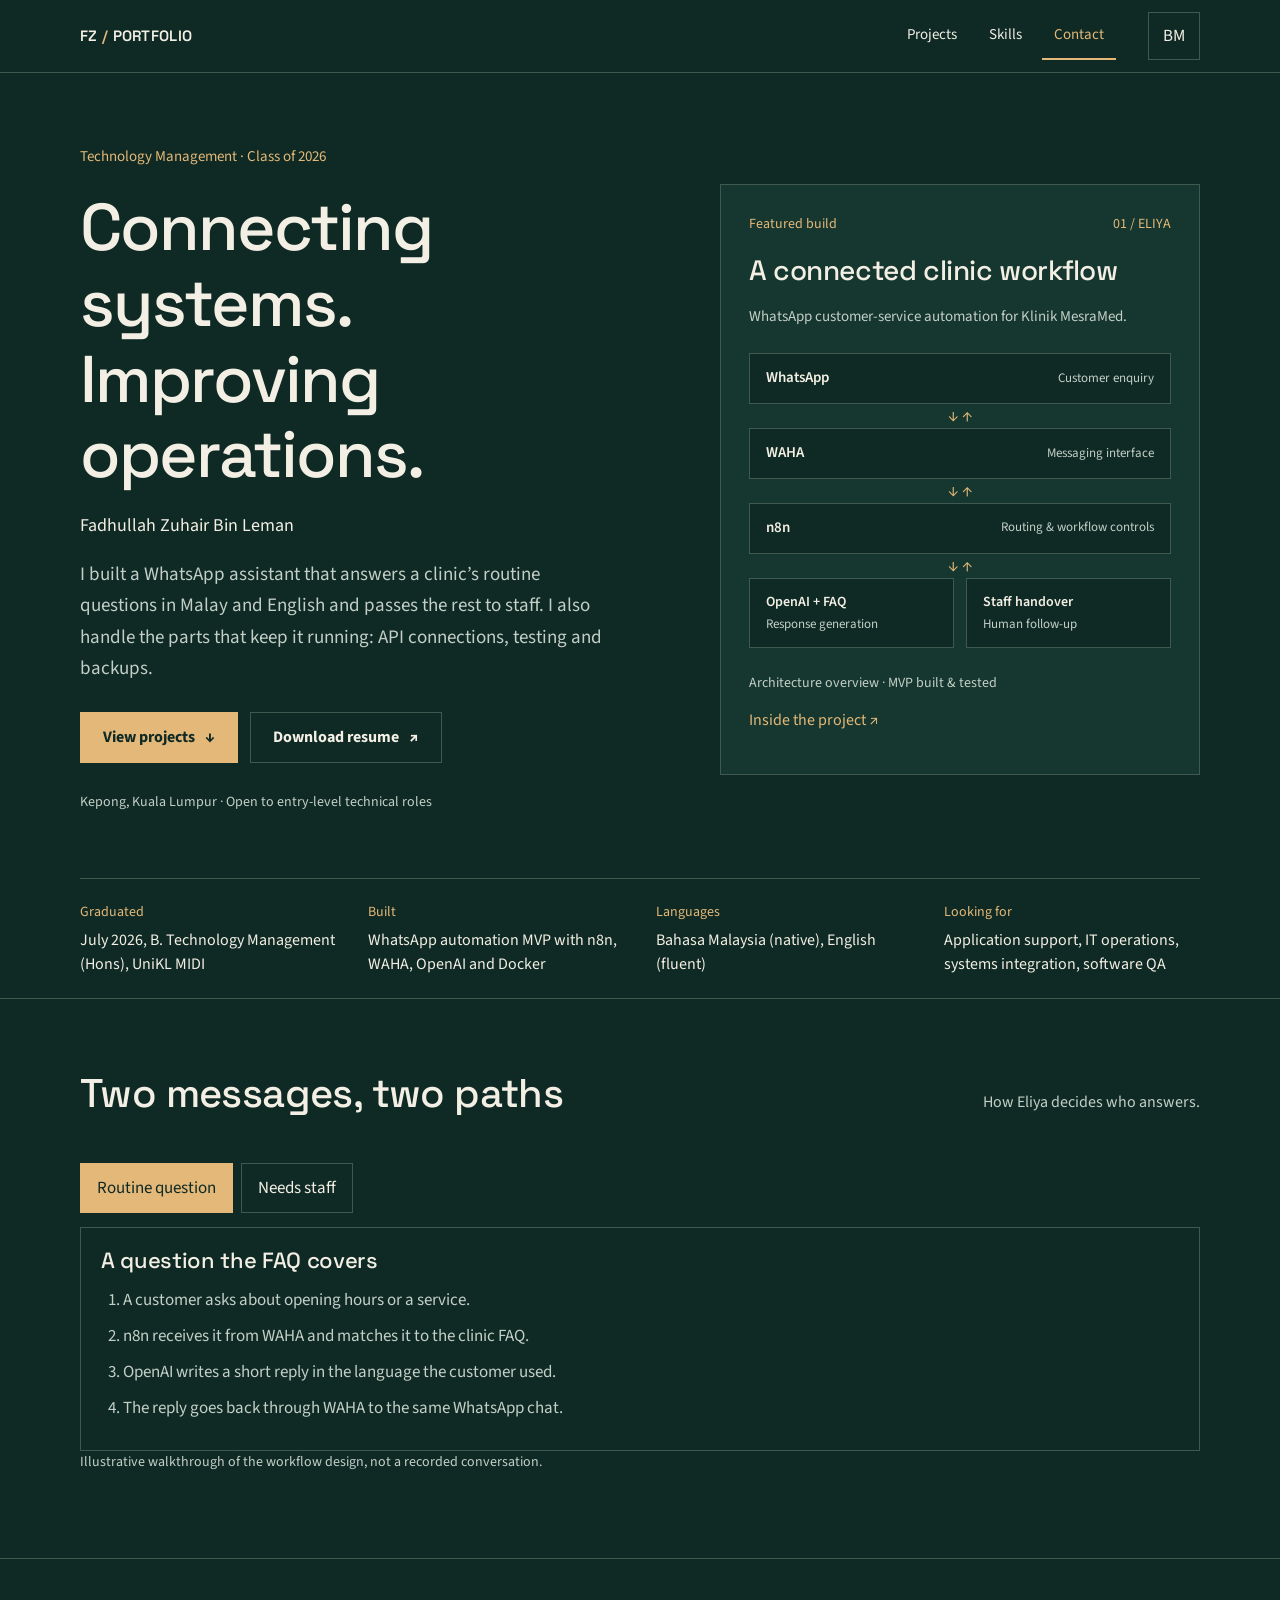
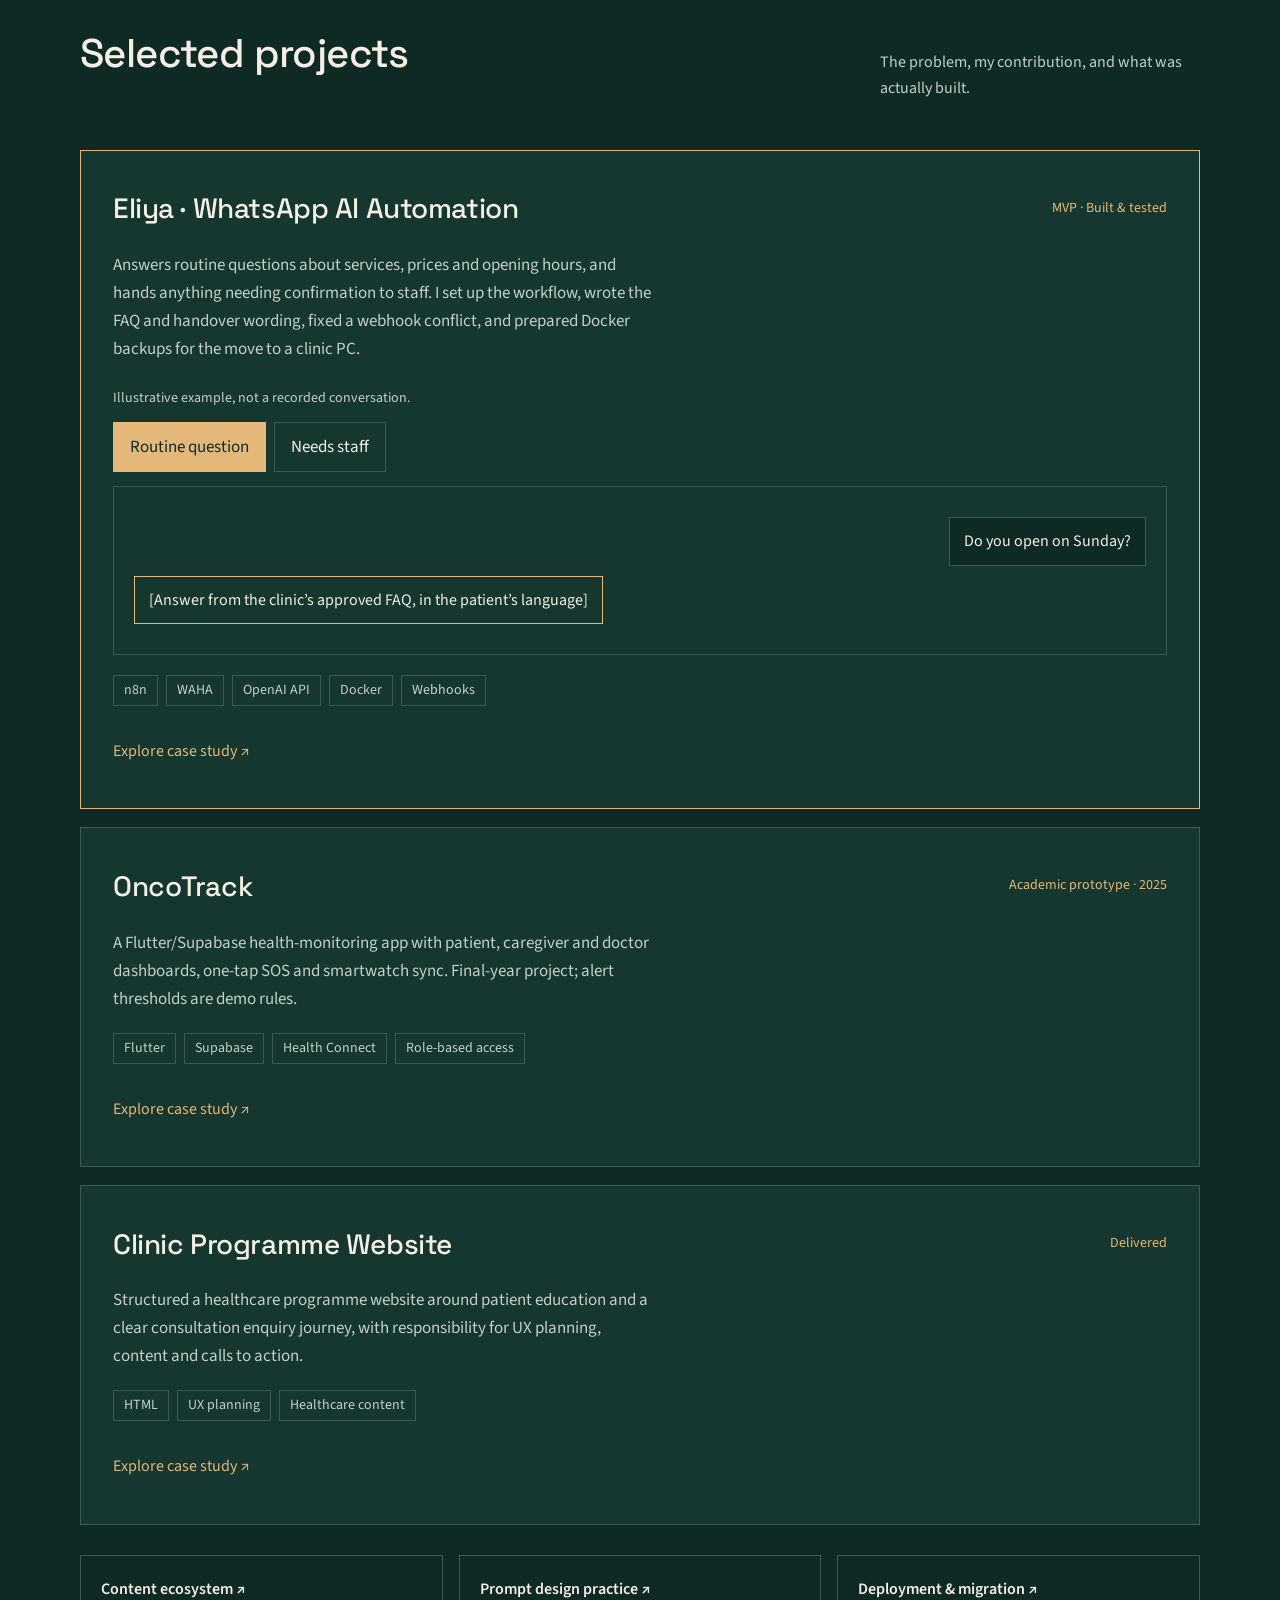
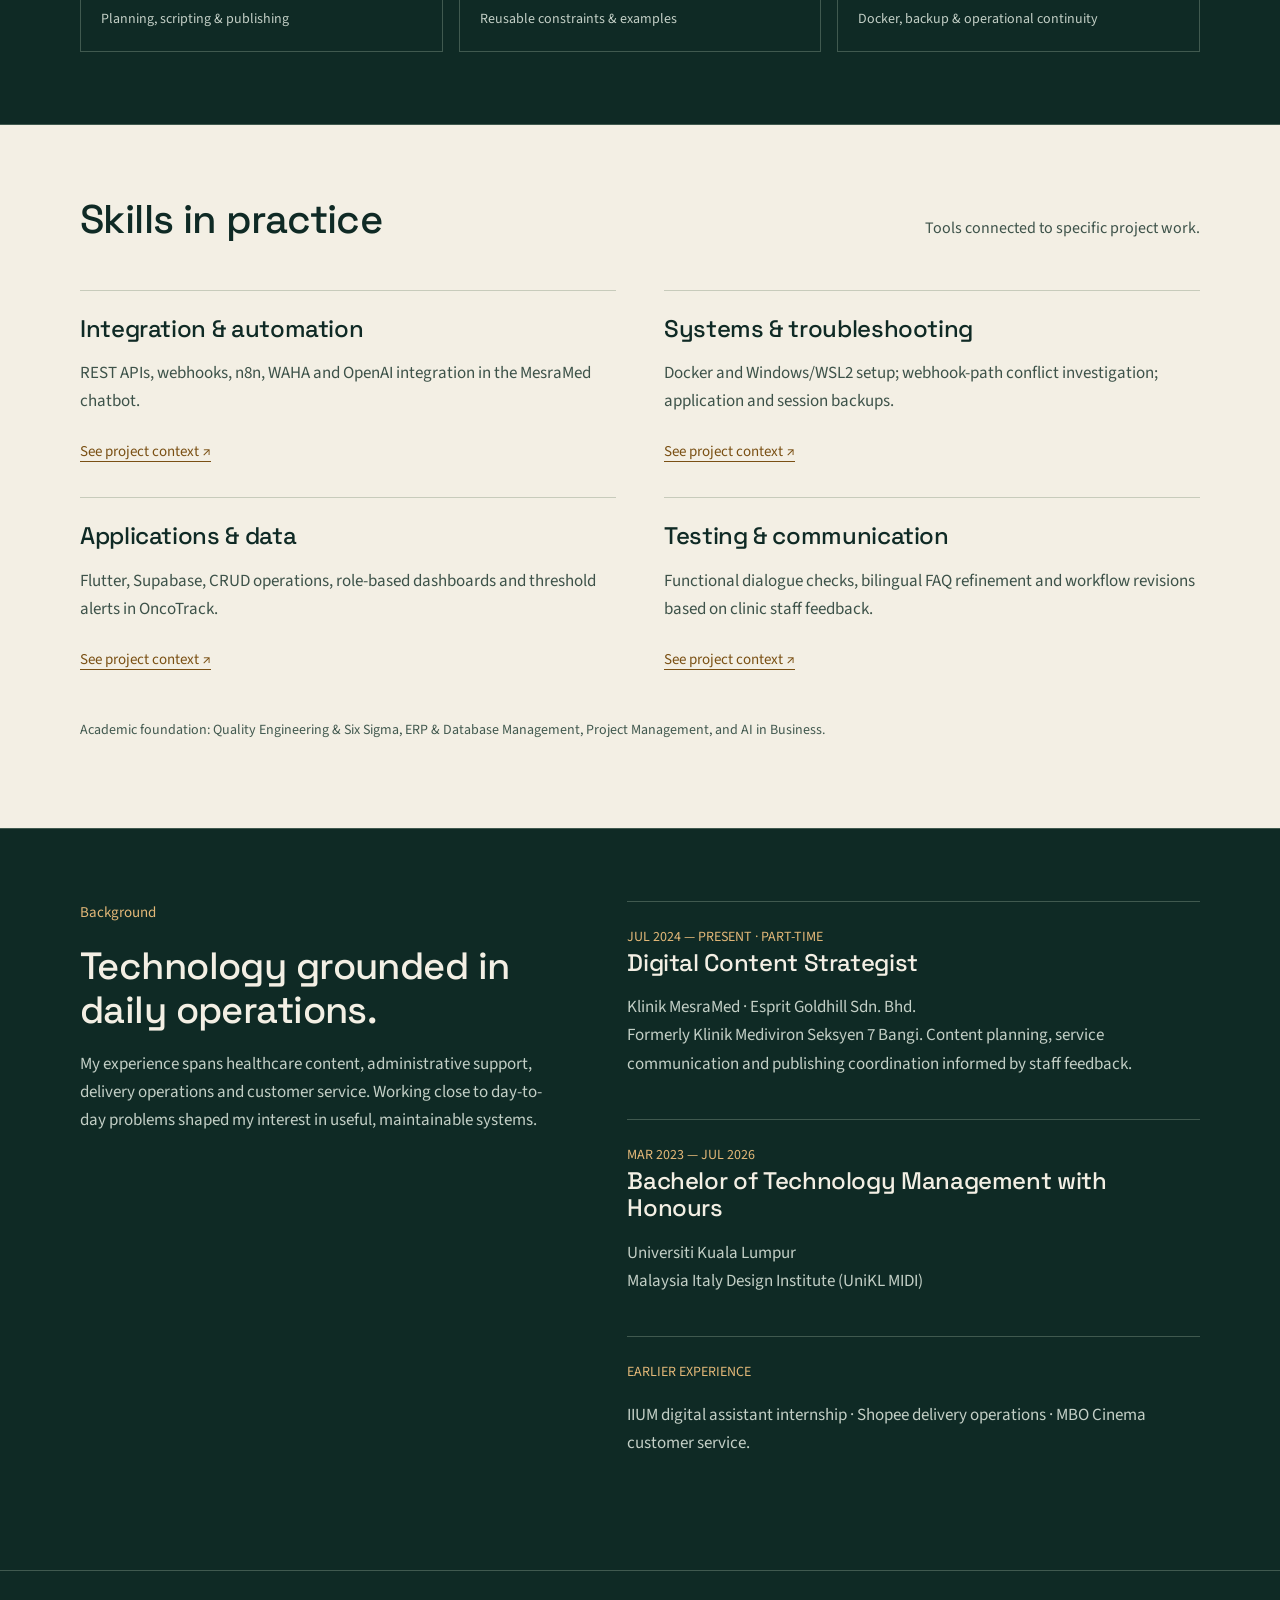
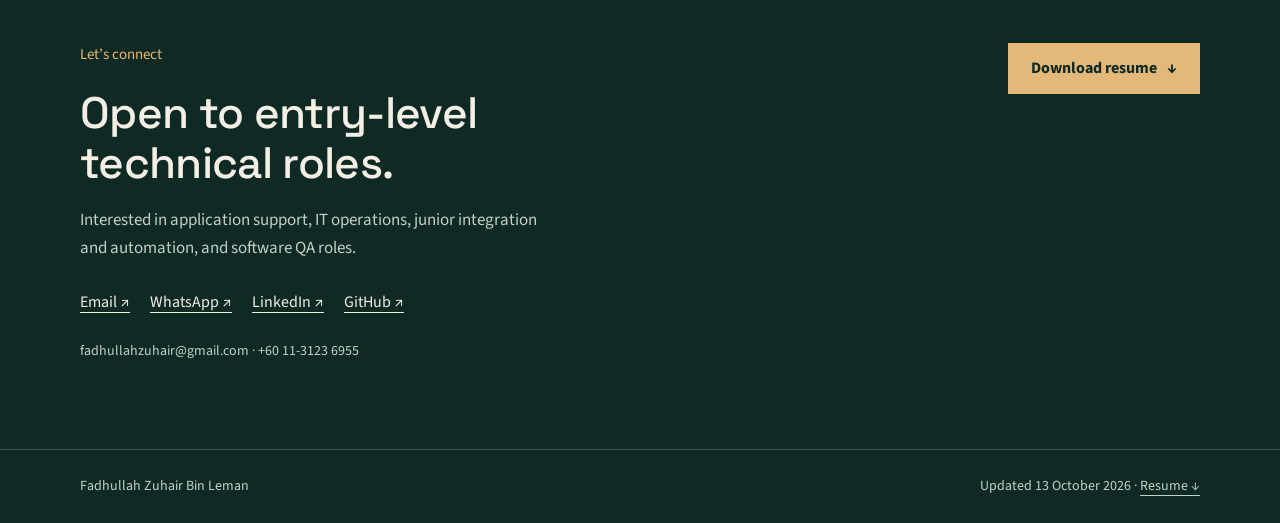
<file: index.html>
<!doctype html><html lang="en" id="htmlRoot"><head><meta charset="utf-8"><meta name="viewport" content="width=device-width,initial-scale=1"><meta name="description" content="Technology Management graduate with hands-on projects in WhatsApp automation, API integration, Docker and Flutter/Supabase applications."><meta name="theme-color" content="#102b26"><meta property="og:image" content="https://fadhullahzuhair-ops.github.io/Portfolio/assets/og-image.png"><meta name="twitter:card" content="summary_large_image"><meta property="og:title" content="Fadhullah Zuhair — Automation &amp; Technical Operations"><meta property="og:description" content="Technology Management graduate with hands-on projects in WhatsApp automation, API integration, Docker and Flutter/Supabase applications."><meta property="og:type" content="website"><title>Fadhullah Zuhair — Automation & Technical Operations</title><link rel="icon" href="assets/favicon.svg" type="image/svg+xml"><link rel="stylesheet" href="assets/style.css"><script>try{localStorage.getItem("portfolio-language")==="ms"&&document.documentElement.classList.add("show-bm")}catch(e){}</script><script src="assets/site.js" defer></script></head><body><a class="skip" href="#main">Skip to content</a><header class="nav"><div class="wrap nav-inner"><a class="brand" href="index.html" aria-label="Fadhullah Zuhair home">FZ<span> / </span>PORTFOLIO</a><nav aria-label="Main navigation"><a href="#solutions"><span class="lang-en">Projects</span><span class="lang-bm">Projek</span></a><a href="#skills"><span class="lang-en">Skills</span><span class="lang-bm">Kemahiran</span></a><a href="#contact"><span class="lang-en">Contact</span><span class="lang-bm">Hubungi</span></a></nav><button id="langToggle" aria-label="Switch to Bahasa Malaysia">BM</button></div></header><main id="main"><section class="hero wrap"><div><div class="eyebrow"><span class="lang-en">Technology Management · Class of 2026</span><span class="lang-bm">Pengurusan Teknologi · Graduan 2026</span></div><h1><span class="lang-en">Connecting systems.<br><em>Improving operations.</em></span><span class="lang-bm">Menghubungkan sistem.<br><em>Menambah baik operasi.</em></span></h1><p class="name">Fadhullah Zuhair Bin Leman</p><p class="lead"><span class="lang-en">I built a WhatsApp assistant that answers a clinic’s routine questions in Malay and English and passes the rest to staff. I also handle the parts that keep it running: API connections, testing and backups.</span><span class="lang-bm">Saya membina pembantu WhatsApp yang menjawab soalan rutin klinik dalam BM dan Inggeris, dan menyerahkan selebihnya kepada staff. Saya juga mengendalikan bahagian yang memastikan ia berjalan: sambungan API, ujian dan backup.</span></p><div class="actions"><a class="button" href="#solutions"><span class="lang-en">View projects</span><span class="lang-bm">Lihat projek</span> ↓</a><a class="button secondary" href="assets/Fadhullah-Zuhair-Resume.pdf" download><span class="lang-en">Download resume</span><span class="lang-bm">Muat turun resume</span> ↗</a></div><div class="small">Kepong, Kuala Lumpur · <span class="lang-en">Open to entry-level technical roles</span><span class="lang-bm">Terbuka kepada jawatan teknikal peringkat permulaan</span></div></div><aside class="system"><div class="system-head"><span><span class="lang-en">Featured build</span><span class="lang-bm">Projek utama</span></span><span>01 / ELIYA</span></div><h2><span class="lang-en">A connected clinic workflow</span><span class="lang-bm">Aliran kerja klinik bersepadu</span></h2><p><span class="lang-en">WhatsApp customer-service automation for Klinik MesraMed.</span><span class="lang-bm">Automasi khidmat pelanggan WhatsApp untuk Klinik MesraMed.</span></p><div class="system-stack" aria-label="Chatbot architecture"><div class="node">WhatsApp <small><span class="lang-en">Customer enquiry</span><span class="lang-bm">Pertanyaan pelanggan</span></small></div><div class="connector" aria-hidden="true">↓ ↑</div><div class="node">WAHA <small><span class="lang-en">Messaging interface</span><span class="lang-bm">Antara muka mesej</span></small></div><div class="connector" aria-hidden="true">↓ ↑</div><div class="node">n8n <small><span class="lang-en">Routing &amp; workflow controls</span><span class="lang-bm">Routing &amp; kawalan aliran</span></small></div><div class="connector" aria-hidden="true">↓ ↑</div><div class="branches"><div class="node">OpenAI + FAQ<small><span class="lang-en">Response generation</span><span class="lang-bm">Penjanaan jawapan</span></small></div><div class="node"><span class="lang-en">Staff handover</span><span class="lang-bm">Serahan kepada staff</span><small><span class="lang-en">Human follow-up</span><span class="lang-bm">Susulan manusia</span></small></div></div></div><div class="small"><span class="lang-en">Architecture overview · MVP built &amp; tested</span><span class="lang-bm">Gambaran seni bina · MVP dibina &amp; diuji</span></div><a class="text-link" href="faq-assistant.html"><span class="lang-en">Inside the project</span><span class="lang-bm">Lihat butiran projek</span> ↗</a></aside></section>
<section class="wrap"><dl class="glance"><div><dt><span class="lang-en">Graduated</span><span class="lang-bm">Tamat pengajian</span></dt><dd><span class="lang-en">July 2026, B. Technology Management (Hons), UniKL MIDI</span><span class="lang-bm">Julai 2026, Sarjana Muda Pengurusan Teknologi (Kepujian), UniKL MIDI</span></dd></div><div><dt><span class="lang-en">Built</span><span class="lang-bm">Dibina</span></dt><dd><span class="lang-en">WhatsApp automation MVP with n8n, WAHA, OpenAI and Docker</span><span class="lang-bm">MVP automasi WhatsApp dengan n8n, WAHA, OpenAI dan Docker</span></dd></div><div><dt><span class="lang-en">Languages</span><span class="lang-bm">Bahasa</span></dt><dd><span class="lang-en">Bahasa Malaysia (native), English (fluent)</span><span class="lang-bm">Bahasa Malaysia (penutur asli), Inggeris (fasih)</span></dd></div><div><dt><span class="lang-en">Looking for</span><span class="lang-bm">Mencari</span></dt><dd><span class="lang-en">Application support, IT operations, systems integration, software QA</span><span class="lang-bm">Application support, IT operations, integrasi sistem, software QA</span></dd></div></dl></section>
<section class="section" id="how"><div class="wrap"><div class="section-title"><h2><span class="lang-en">Two messages, two paths</span><span class="lang-bm">Dua mesej, dua laluan</span></h2><p><span class="lang-en">How Eliya decides who answers.</span><span class="lang-bm">Cara Eliya menentukan siapa yang menjawab.</span></p></div><div class="flow-explorer"><div class="flow-tabs" role="group" aria-label="Eliya message paths"><button data-flow="a" aria-pressed="true"><span class="lang-en">Routine question</span><span class="lang-bm">Soalan rutin</span></button><button data-flow="b" aria-pressed="false"><span class="lang-en">Needs staff</span><span class="lang-bm">Perlu staff</span></button></div><div class="flow-detail"><div data-panel="a"><h3><span class="lang-en">A question the FAQ covers</span><span class="lang-bm">Soalan yang dijawab oleh FAQ</span></h3><ol><li><span class="lang-en">A customer asks about opening hours or a service.</span><span class="lang-bm">Pelanggan bertanya tentang waktu operasi atau servis.</span></li><li><span class="lang-en">n8n receives it from WAHA and matches it to the clinic FAQ.</span><span class="lang-bm">n8n menerimanya daripada WAHA dan memadankannya dengan FAQ klinik.</span></li><li><span class="lang-en">OpenAI writes a short reply in the language the customer used.</span><span class="lang-bm">OpenAI menulis jawapan ringkas dalam bahasa yang digunakan pelanggan.</span></li><li><span class="lang-en">The reply goes back through WAHA to the same WhatsApp chat.</span><span class="lang-bm">Jawapan dihantar semula melalui WAHA ke chat WhatsApp yang sama.</span></li></ol></div><div data-panel="b" hidden><h3><span class="lang-en">A question that needs confirmation</span><span class="lang-bm">Soalan yang perlu pengesahan</span></h3><ol><li><span class="lang-en">A customer asks something only staff can confirm, such as a booking.</span><span class="lang-bm">Pelanggan bertanya sesuatu yang hanya staff boleh sahkan, seperti tempahan.</span></li><li><span class="lang-en">n8n flags it instead of letting the AI guess.</span><span class="lang-bm">n8n menandakannya dan tidak membiarkan AI meneka.</span></li><li><span class="lang-en">The customer gets a handover message saying staff will follow up.</span><span class="lang-bm">Pelanggan menerima mesej serahan bahawa staff akan membuat susulan.</span></li><li><span class="lang-en">Staff take over the chat, and the bot can be paused and resumed.</span><span class="lang-bm">Staff mengambil alih chat, dan bot boleh di-pause dan diteruskan semula.</span></li></ol></div></div><p class="small"><span class="lang-en">Illustrative walkthrough of the workflow design, not a recorded conversation.</span><span class="lang-bm">Panduan ilustrasi reka bentuk aliran kerja, bukan perbualan yang dirakam.</span></p></div></div></section>
<section class="section" id="solutions"><div class="wrap"><div class="section-title"><h2><span class="lang-en">Selected projects</span><span class="lang-bm">Projek pilihan</span></h2><p><span class="lang-en">The problem, my contribution, and what was actually built.</span><span class="lang-bm">Masalah, sumbangan saya dan fungsi yang telah dibina.</span></p></div><article class="project featured"><div class="project-no">01</div><div><div class="project-top"><h3>Eliya · WhatsApp AI Automation</h3><div class="status"><span class="lang-en">MVP · Built &amp; tested</span><span class="lang-bm">MVP · Dibina &amp; diuji</span></div></div><p><span class="lang-en">Answers routine questions about services, prices and opening hours, and hands anything needing confirmation to staff. I set up the workflow, wrote the FAQ and handover wording, fixed a webhook conflict, and prepared Docker backups for the move to a clinic PC.</span><span class="lang-bm">Menjawab soalan rutin tentang servis, harga dan waktu operasi, dan menyerahkan perkara yang perlu pengesahan kepada staff. Saya menyediakan workflow, menulis FAQ dan ayat serahan, membetulkan konflik webhook, dan menyediakan backup Docker untuk pemindahan ke PC klinik.</span></p><div class="flow-explorer"><p class="small"><span class="lang-en">Illustrative example, not a recorded conversation.</span><span class="lang-bm">Contoh ilustrasi, bukan perbualan sebenar.</span></p><div class="flow-tabs" role="group" aria-label="Eliya example"><button type="button" data-flow="a" aria-pressed="true"><span class="lang-en">Routine question</span><span class="lang-bm">Soalan rutin</span></button><button type="button" data-flow="b" aria-pressed="false"><span class="lang-en">Needs staff</span><span class="lang-bm">Perlu staff</span></button></div><div class="flow-detail" data-panel="a" aria-live="polite"><div class="bubble me"><span class="lang-en">Do you open on Sunday?</span><span class="lang-bm">Klinik buka hari Ahad?</span></div><div class="bubble bot"><span class="lang-en">[Answer from the clinic’s approved FAQ, in the patient’s language]</span><span class="lang-bm">[Jawapan dari FAQ klinik yang diluluskan, dalam bahasa pesakit]</span></div></div><div class="flow-detail" data-panel="b" hidden><div class="bubble me"><span class="lang-en">Can I see the doctor tomorrow at 3pm?</span><span class="lang-bm">Boleh jumpa doktor esok pukul 3?</span></div><div class="bubble bot"><span class="lang-en">I can’t confirm appointments myself. I’ve passed your message to our staff and they will reply here.</span><span class="lang-bm">Saya tak boleh sahkan temu janji. Mesej anda sudah diserahkan kepada staff, dan mereka akan balas di sini.</span></div><div class="handoff"><span class="lang-en">Handed to staff</span><span class="lang-bm">Diserahkan kepada staff</span></div></div></div><div class="tags"><span>n8n</span><span>WAHA</span><span>OpenAI API</span><span>Docker</span><span>Webhooks</span></div><a class="text-link" href="faq-assistant.html"><span class="lang-en">Explore case study</span><span class="lang-bm">Lihat kajian kes</span> ↗</a></div></article><article class="project "><div class="project-no">02</div><div><div class="project-top"><h3>OncoTrack</h3><div class="status"><span class="lang-en">Academic prototype · 2025</span><span class="lang-bm">Prototaip akademik · 2025</span></div></div><p><span class="lang-en">A Flutter/Supabase health-monitoring app with patient, caregiver and doctor dashboards, one-tap SOS and smartwatch sync. Final-year project; alert thresholds are demo rules.</span><span class="lang-bm">Aplikasi pemantauan kesihatan Flutter/Supabase dengan dashboard pesakit, penjaga dan doktor, SOS satu tekan dan sync smartwatch. Projek tahun akhir; ambang amaran ialah peraturan demo.</span></p><div class="tags"><span>Flutter</span><span>Supabase</span><span>Health Connect</span><span>Role-based access</span></div><a class="text-link" href="oncotrack.html"><span class="lang-en">Explore case study</span><span class="lang-bm">Lihat kajian kes</span> ↗</a></div></article><article class="project "><div class="project-no">03</div><div><div class="project-top"><h3><span class="lang-en">Clinic Programme Website</span><span class="lang-bm">Laman Web Program Klinik</span></h3><div class="status"><span class="lang-en">Delivered</span><span class="lang-bm">Disiapkan</span></div></div><p><span class="lang-en">Structured a healthcare programme website around patient education and a clear consultation enquiry journey, with responsibility for UX planning, content and calls to action.</span><span class="lang-bm">Menyusun laman web program kesihatan untuk pendidikan pesakit dan pertanyaan konsultasi, dengan tanggungjawab perancangan UX, kandungan dan seruan tindakan.</span></p><div class="tags"><span>HTML</span><span>UX planning</span><span>Healthcare content</span></div><a class="text-link" href="weight-loss-website.html"><span class="lang-en">Explore case study</span><span class="lang-bm">Lihat kajian kes</span> ↗</a></div></article><div class="support-grid"><a href="content-ecosystem.html"><span class="lang-en">Content ecosystem</span><span class="lang-bm">Ekosistem kandungan</span> ↗<small><span class="lang-en">Planning, scripting &amp; publishing</span><span class="lang-bm">Perancangan, skrip &amp; penerbitan</span></small></a><a href="prompt-framework.html"><span class="lang-en">Prompt design practice</span><span class="lang-bm">Amalan reka bentuk prompt</span> ↗<small><span class="lang-en">Reusable constraints &amp; examples</span><span class="lang-bm">Batasan boleh guna semula &amp; contoh</span></small></a><a href="automation-sketch.html"><span class="lang-en">Deployment &amp; migration</span><span class="lang-bm">Deployment &amp; pemindahan</span> ↗<small><span class="lang-en">Docker, backup &amp; operational continuity</span><span class="lang-bm">Docker, backup &amp; kesinambungan operasi</span></small></a></div></div></section>
<section class="section light" id="skills"><div class="wrap"><div class="section-title"><h2><span class="lang-en">Skills in practice</span><span class="lang-bm">Kemahiran dalam amalan</span></h2><p><span class="lang-en">Tools connected to specific project work.</span><span class="lang-bm">Alatan yang digunakan dalam projek sebenar.</span></p></div><div class="skills-grid"><article class="skill"><h3><span class="lang-en">Integration & automation</span><span class="lang-bm">Integrasi & automasi</span></h3><p><span class="lang-en">REST APIs, webhooks, n8n, WAHA and OpenAI integration in the MesraMed chatbot.</span><span class="lang-bm">REST API, webhook, n8n, WAHA dan integrasi OpenAI dalam chatbot MesraMed.</span></p><a href="faq-assistant.html"><span class="lang-en">See project context</span><span class="lang-bm">Lihat konteks projek</span> ↗</a></article><article class="skill"><h3><span class="lang-en">Systems & troubleshooting</span><span class="lang-bm">Sistem & troubleshooting</span></h3><p><span class="lang-en">Docker and Windows/WSL2 setup; webhook-path conflict investigation; application and session backups.</span><span class="lang-bm">Setup Docker dan Windows/WSL2; penyiasatan konflik laluan webhook; backup aplikasi dan sesi.</span></p><a href="automation-sketch.html"><span class="lang-en">See project context</span><span class="lang-bm">Lihat konteks projek</span> ↗</a></article><article class="skill"><h3><span class="lang-en">Applications & data</span><span class="lang-bm">Aplikasi & data</span></h3><p><span class="lang-en">Flutter, Supabase, CRUD operations, role-based dashboards and threshold alerts in OncoTrack.</span><span class="lang-bm">Flutter, Supabase, operasi CRUD, dashboard mengikut peranan dan amaran ambang dalam OncoTrack.</span></p><a href="oncotrack.html"><span class="lang-en">See project context</span><span class="lang-bm">Lihat konteks projek</span> ↗</a></article><article class="skill"><h3><span class="lang-en">Testing & communication</span><span class="lang-bm">Ujian & komunikasi</span></h3><p><span class="lang-en">Functional dialogue checks, bilingual FAQ refinement and workflow revisions based on clinic staff feedback.</span><span class="lang-bm">Semakan fungsi perbualan, penambahbaikan FAQ dwibahasa dan pembetulan aliran berdasarkan maklum balas staff klinik.</span></p><a href="faq-assistant.html"><span class="lang-en">See project context</span><span class="lang-bm">Lihat konteks projek</span> ↗</a></article></div><p class="small" style="color:#42594f"><span class="lang-en">Academic foundation: Quality Engineering &amp; Six Sigma, ERP &amp; Database Management, Project Management, and AI in Business.</span><span class="lang-bm">Asas akademik: Quality Engineering &amp; Six Sigma, ERP &amp; Database Management, Project Management dan AI in Business.</span></p></div></section>
<section class="section" id="experience"><div class="wrap experience"><div><div class="eyebrow"><span class="lang-en">Background</span><span class="lang-bm">Latar belakang</span></div><h2><span class="lang-en">Technology grounded in daily operations.</span><span class="lang-bm">Teknologi berasaskan operasi harian.</span></h2><p><span class="lang-en">My experience spans healthcare content, administrative support, delivery operations and customer service. Working close to day-to-day problems shaped my interest in useful, maintainable systems.</span><span class="lang-bm">Pengalaman saya merangkumi kandungan kesihatan, sokongan pentadbiran, operasi penghantaran dan khidmat pelanggan. Pengalaman operasi harian membentuk minat terhadap sistem yang berguna dan mudah diselenggara.</span></p></div><div><article class="entry"><div class="date">JUL 2024 — <span class="lang-en">PRESENT · PART-TIME</span><span class="lang-bm">KINI · SAMBILAN</span></div><h3><span class="lang-en">Digital Content Strategist</span><span class="lang-bm">Strategis Kandungan Digital</span></h3><p>Klinik MesraMed · Esprit Goldhill Sdn. Bhd.<br><span class="lang-en">Formerly Klinik Mediviron Seksyen 7 Bangi. Content planning, service communication and publishing coordination informed by staff feedback.</span><span class="lang-bm">Dahulunya Klinik Mediviron Seksyen 7 Bangi. Perancangan kandungan, komunikasi perkhidmatan dan penyelarasan penerbitan berdasarkan maklum balas staff.</span></p></article><article class="entry"><div class="date">MAR 2023 — JUL 2026</div><h3><span class="lang-en">Bachelor of Technology Management with Honours</span><span class="lang-bm">Ijazah Sarjana Muda Pengurusan Teknologi dengan Kepujian</span></h3><p>Universiti Kuala Lumpur<br>Malaysia Italy Design Institute (UniKL MIDI)</p></article><article class="entry"><div class="date"><span class="lang-en">EARLIER EXPERIENCE</span><span class="lang-bm">PENGALAMAN TERDAHULU</span></div><p><span class="lang-en">IIUM digital assistant internship · Shopee delivery operations · MBO Cinema customer service.</span><span class="lang-bm">Internship pembantu digital IIUM · Operasi penghantaran Shopee · Khidmat pelanggan MBO Cinema.</span></p></article></div></div></section>
<section class="section" id="contact"><div class="wrap contact-box"><div><div class="eyebrow"><span class="lang-en">Let’s connect</span><span class="lang-bm">Mari berhubung</span></div><h2><span class="lang-en">Open to entry-level technical roles.</span><span class="lang-bm">Terbuka kepada jawatan teknikal peringkat permulaan.</span></h2><p><span class="lang-en">Interested in application support, IT operations, junior integration and automation, and software QA roles.</span><span class="lang-bm">Berminat dalam jawatan application support, IT operations, integrasi dan automasi junior serta software QA.</span></p><div class="contact-links"><a href="mailto:fadhullahzuhair@gmail.com">Email ↗</a><a href="https://wa.me/601131236955" target="_blank" rel="noopener noreferrer">WhatsApp ↗</a><a href="https://www.linkedin.com/in/fadhullah-zuhair-28752b2b0/" target="_blank" rel="noopener noreferrer">LinkedIn ↗</a><a href="https://github.com/fadhullahzuhair-ops" target="_blank" rel="noopener noreferrer">GitHub ↗</a></div><p class="small">fadhullahzuhair@gmail.com · +60 11-3123 6955</p></div><a class="button" href="assets/Fadhullah-Zuhair-Resume.pdf" download><span class="lang-en">Download resume</span><span class="lang-bm">Muat turun resume</span> ↓</a></div></section></main><footer><div class="wrap foot"><span>Fadhullah Zuhair Bin Leman</span><span><span class="lang-en">Updated 13 October 2026</span><span class="lang-bm">Dikemas kini 13 Oktober 2026</span> · <a href="assets/Fadhullah-Zuhair-Resume.pdf" download>Resume ↓</a></span></div></footer></body></html>
</file>
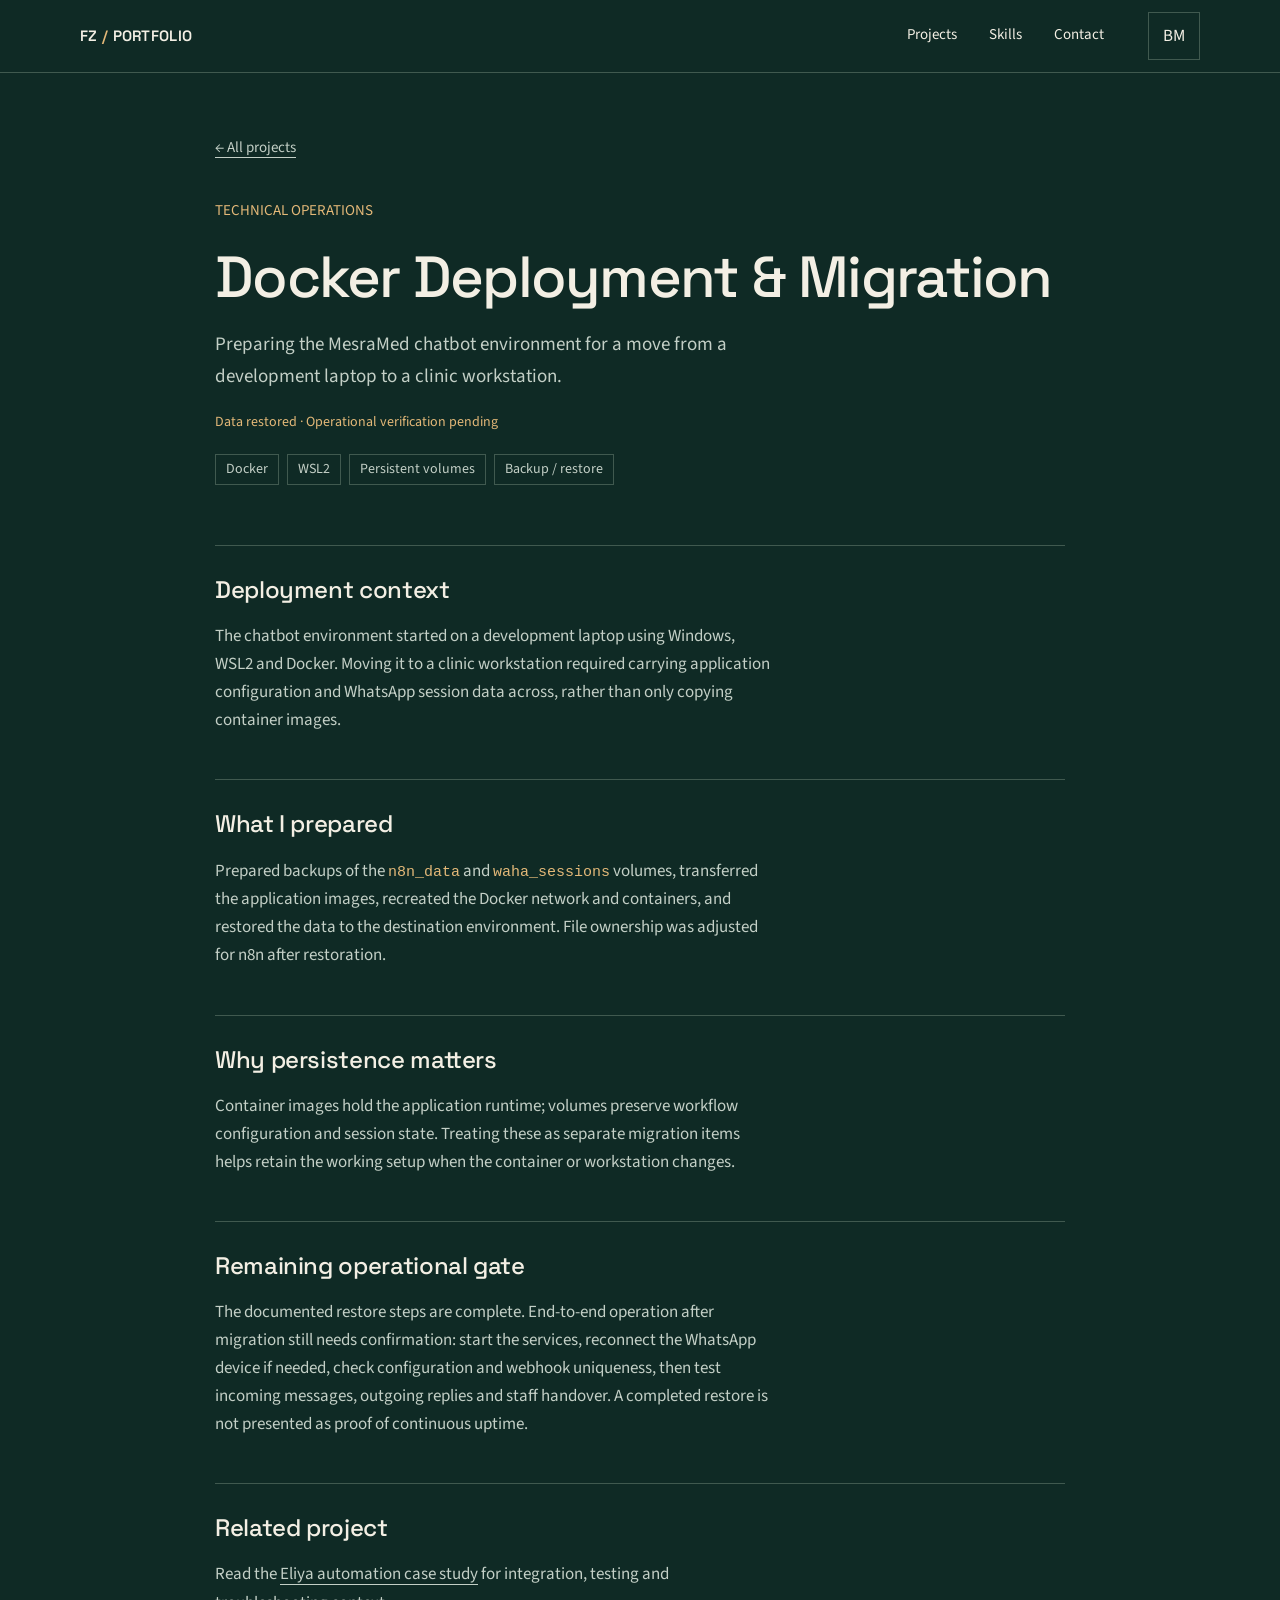
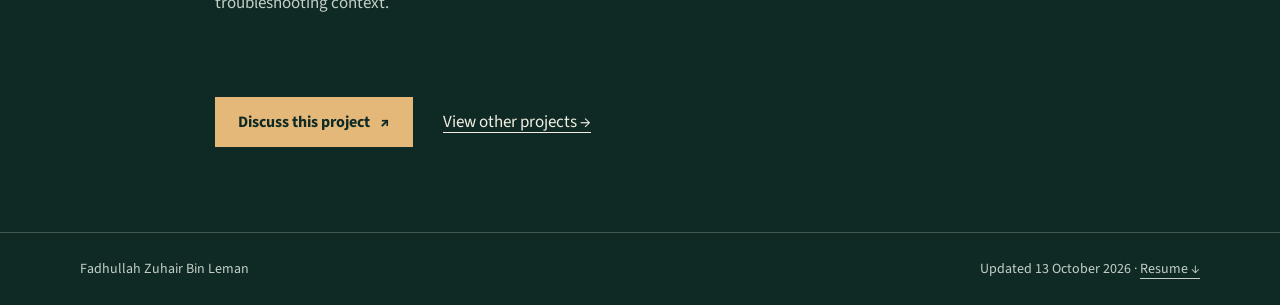
<file: automation-sketch.html>
<!doctype html><html lang="en" id="htmlRoot"><head><meta charset="utf-8"><meta name="viewport" content="width=device-width,initial-scale=1"><meta name="description" content="Preparing the MesraMed chatbot environment for a move from a development laptop to a clinic workstation."><meta name="theme-color" content="#102b26"><meta property="og:image" content="https://fadhullahzuhair-ops.github.io/Portfolio/assets/og-image.png"><meta name="twitter:card" content="summary_large_image"><meta property="og:title" content="Docker Deployment &amp;amp; Migration — Fadhullah Zuhair"><meta property="og:description" content="Preparing the MesraMed chatbot environment for a move from a development laptop to a clinic workstation."><meta property="og:type" content="website"><title>Docker Deployment &amp; Migration — Fadhullah Zuhair</title><link rel="icon" href="assets/favicon.svg" type="image/svg+xml"><link rel="stylesheet" href="assets/style.css"><script>try{localStorage.getItem("portfolio-language")==="ms"&&document.documentElement.classList.add("show-bm")}catch(e){}</script><script src="assets/site.js" defer></script></head><body><a class="skip" href="#main">Skip to content</a><header class="nav"><div class="wrap nav-inner"><a class="brand" href="index.html" aria-label="Fadhullah Zuhair home">FZ<span> / </span>PORTFOLIO</a><nav aria-label="Main navigation"><a href="index.html#solutions"><span class="lang-en">Projects</span><span class="lang-bm">Projek</span></a><a href="index.html#skills"><span class="lang-en">Skills</span><span class="lang-bm">Kemahiran</span></a><a href="index.html#contact"><span class="lang-en">Contact</span><span class="lang-bm">Hubungi</span></a></nav><button id="langToggle" aria-label="Switch to Bahasa Malaysia">BM</button></div></header><main id="main"><header class="case-hero wrap narrow"><a class="back" href="index.html#solutions"><span class="lang-en">← All projects</span><span class="lang-bm">← Semua projek</span></a><div class="eyebrow">TECHNICAL OPERATIONS</div><h1>Docker Deployment &amp; Migration</h1><p class="lead"><span class="lang-en">Preparing the MesraMed chatbot environment for a move from a development laptop to a clinic workstation.</span><span class="lang-bm">Menyediakan persekitaran chatbot MesraMed untuk pemindahan daripada laptop pembangunan ke PC klinik.</span></p><div class="status"><span class="lang-en">Data restored · Operational verification pending</span><span class="lang-bm">Data dipulihkan · Pengesahan operasi diperlukan</span></div><div class="tags"><span>Docker</span><span>WSL2</span><span>Persistent volumes</span><span>Backup / restore</span></div></header><div class="wrap narrow case-body"><section class="p-block"><h2><span class="lang-en">Deployment context</span><span class="lang-bm">Konteks deployment</span></h2><p><span class="lang-en">The chatbot environment started on a development laptop using Windows, WSL2 and Docker. Moving it to a clinic workstation required carrying application configuration and WhatsApp session data across, rather than only copying container images.</span><span class="lang-bm">Persekitaran chatbot bermula pada laptop pembangunan menggunakan Windows, WSL2 dan Docker. Pemindahan ke PC klinik memerlukan konfigurasi aplikasi dan data sesi WhatsApp, selain imej container.</span></p></section><section class="p-block"><h2><span class="lang-en">What I prepared</span><span class="lang-bm">Persediaan saya</span></h2><p><span class="lang-en">Prepared backups of the <code>n8n_data</code> and <code>waha_sessions</code> volumes, transferred the application images, recreated the Docker network and containers, and restored the data to the destination environment. File ownership was adjusted for n8n after restoration.</span><span class="lang-bm">Menyediakan backup volume <code>n8n_data</code> dan <code>waha_sessions</code>, memindahkan imej aplikasi, menyediakan semula rangkaian Docker dan container serta memulihkan data pada destinasi. Pemilikan fail diselaraskan untuk n8n selepas pemulihan.</span></p></section><section class="p-block"><h2><span class="lang-en">Why persistence matters</span><span class="lang-bm">Kepentingan penyimpanan data</span></h2><p><span class="lang-en">Container images hold the application runtime; volumes preserve workflow configuration and session state. Treating these as separate migration items helps retain the working setup when the container or workstation changes.</span><span class="lang-bm">Imej container menyimpan runtime aplikasi; volume mengekalkan konfigurasi workflow dan keadaan sesi. Mengendalikan kedua-duanya sebagai item pemindahan berasingan membantu mengekalkan setup apabila container atau PC berubah.</span></p></section><section class="p-block"><h2><span class="lang-en">Remaining operational gate</span><span class="lang-bm">Pengesahan operasi seterusnya</span></h2><p><span class="lang-en">The documented restore steps are complete. End-to-end operation after migration still needs confirmation: start the services, reconnect the WhatsApp device if needed, check configuration and webhook uniqueness, then test incoming messages, outgoing replies and staff handover. A completed restore is not presented as proof of continuous uptime.</span><span class="lang-bm">Langkah pemulihan yang didokumentasi telah selesai. Operasi menyeluruh selepas pemindahan masih perlu disahkan: mulakan servis, sambung semula peranti WhatsApp jika perlu, semak konfigurasi dan keunikan webhook, kemudian uji mesej masuk, balasan keluar dan serahan kepada staff. Pemulihan selesai tidak dianggap bukti uptime berterusan.</span></p></section><section class="p-block"><h2><span class="lang-en">Related project</span><span class="lang-bm">Projek berkaitan</span></h2><p><span class="lang-en">Read the <a href="faq-assistant.html">Eliya automation case study</a> for integration, testing and troubleshooting context.</span><span class="lang-bm">Baca <a href="faq-assistant.html">kajian kes automasi Eliya</a> untuk konteks integrasi, ujian dan troubleshooting.</span></p></section><div class="case-end"><a class="button" href="index.html#contact"><span class="lang-en">Discuss this project</span><span class="lang-bm">Bincangkan projek ini</span> ↗</a><a href="index.html#solutions"><span class="lang-en">View other projects</span><span class="lang-bm">Lihat projek lain</span> →</a></div></div></main><footer><div class="wrap foot"><span>Fadhullah Zuhair Bin Leman</span><span><span class="lang-en">Updated 13 October 2026</span><span class="lang-bm">Dikemas kini 13 Oktober 2026</span> · <a href="assets/Fadhullah-Zuhair-Resume.pdf" download>Resume ↓</a></span></div></footer></body></html>
</file>
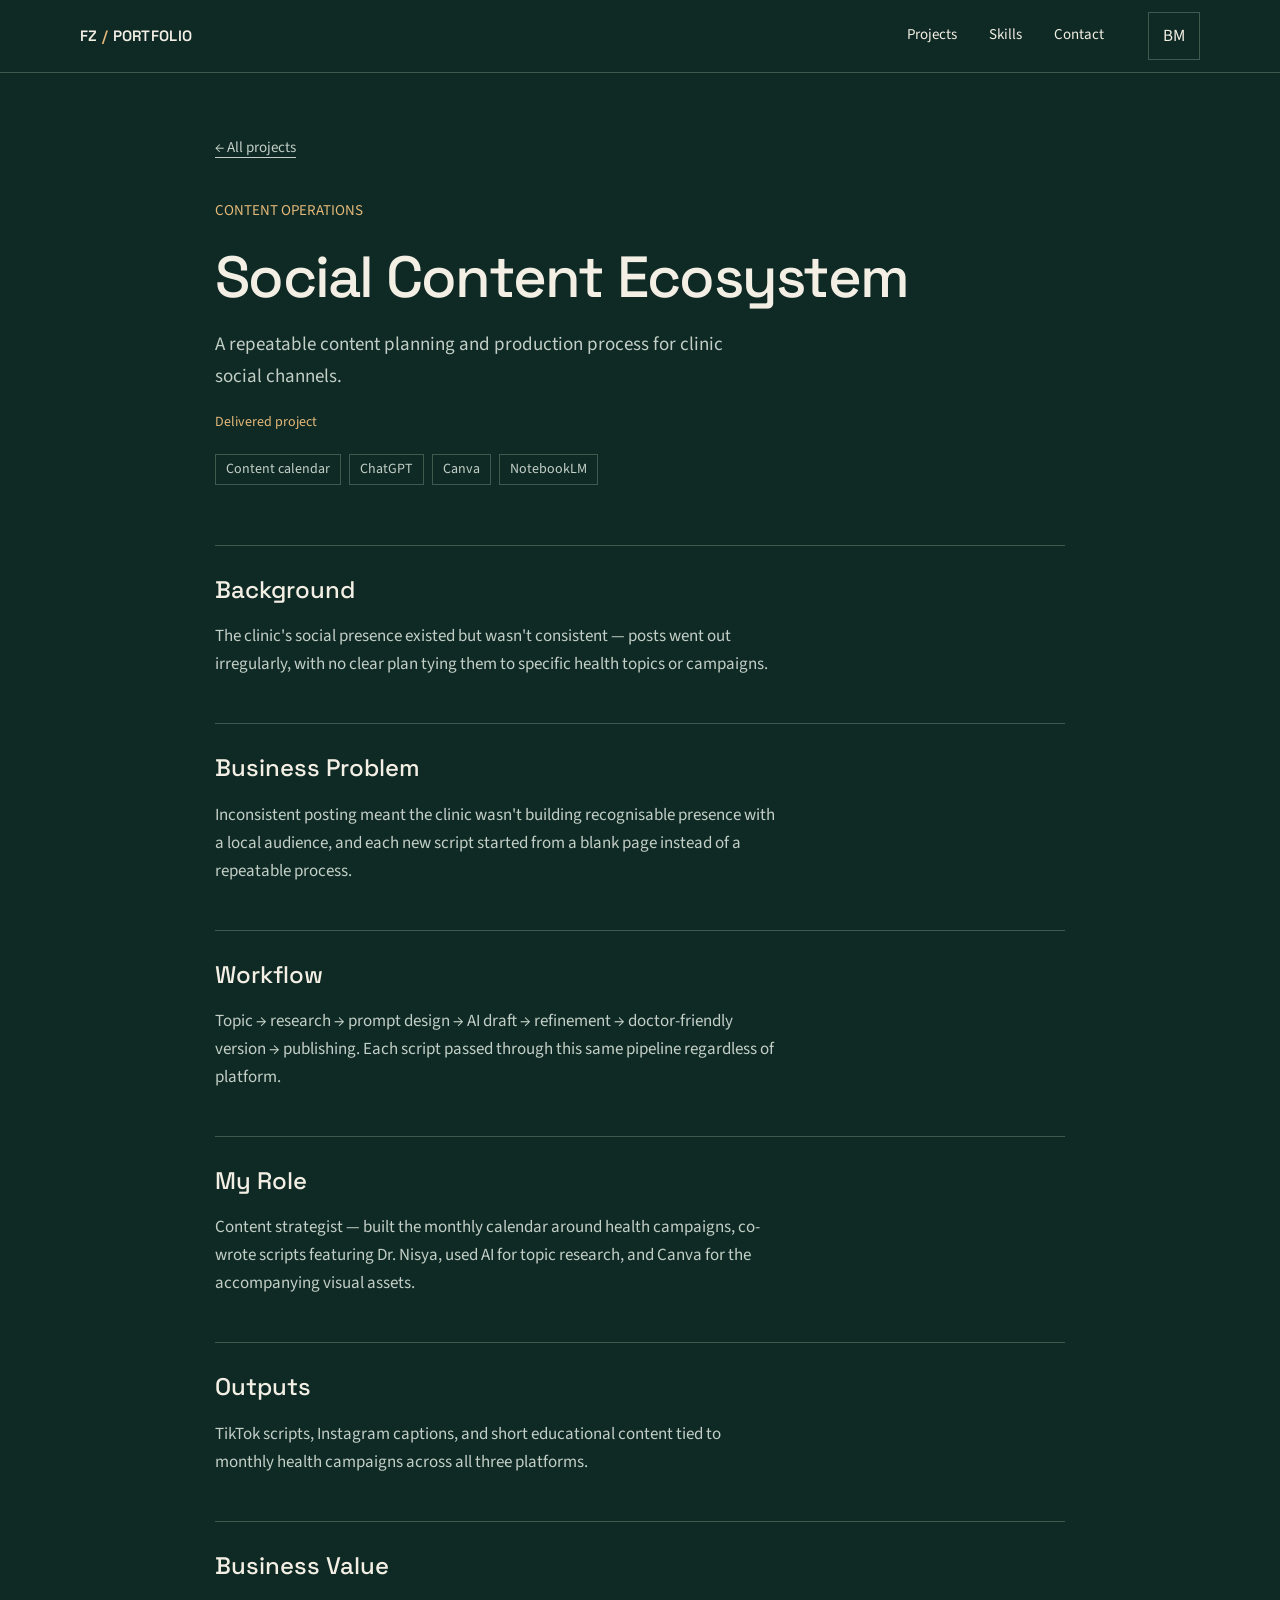
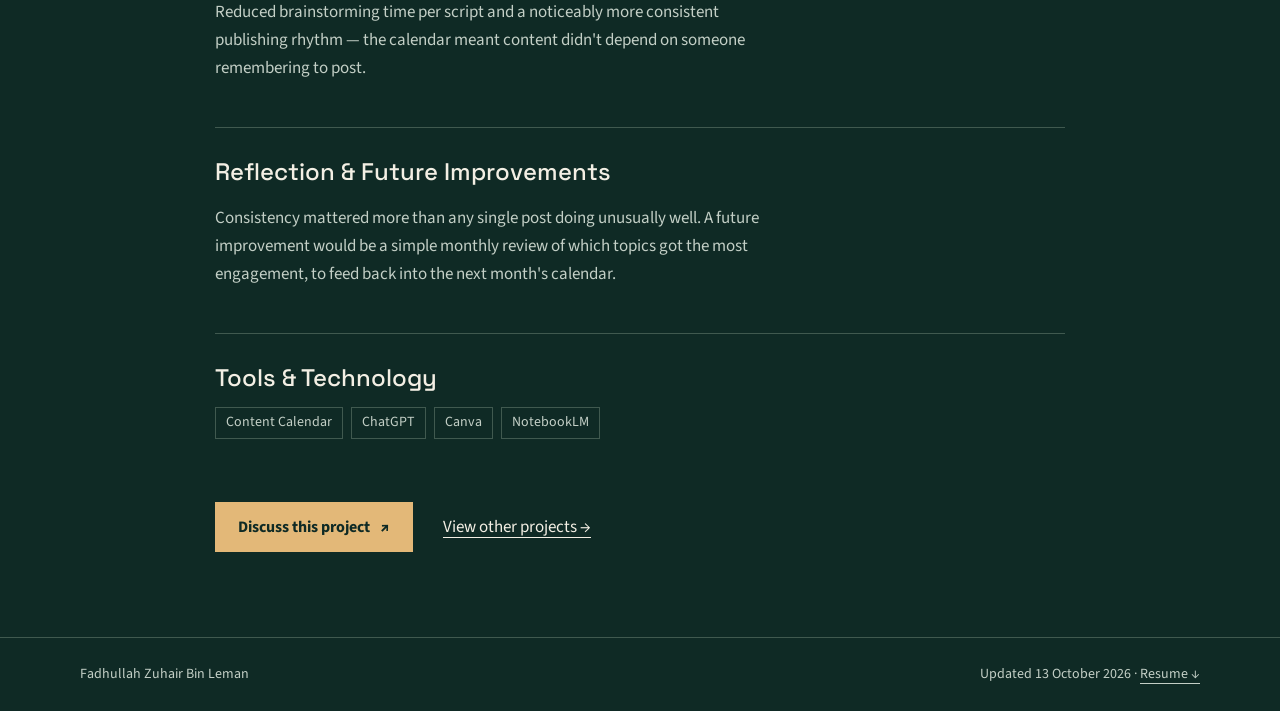
<file: content-ecosystem.html>
<!doctype html><html lang="en" id="htmlRoot"><head><meta charset="utf-8"><meta name="viewport" content="width=device-width,initial-scale=1"><meta name="description" content="A repeatable content planning and production process for clinic social channels."><meta name="theme-color" content="#102b26"><meta property="og:image" content="https://fadhullahzuhair-ops.github.io/Portfolio/assets/og-image.png"><meta name="twitter:card" content="summary_large_image"><meta property="og:title" content="Social Content Ecosystem — Fadhullah Zuhair"><meta property="og:description" content="A repeatable content planning and production process for clinic social channels."><meta property="og:type" content="website"><title>Social Content Ecosystem — Fadhullah Zuhair</title><link rel="icon" href="assets/favicon.svg" type="image/svg+xml"><link rel="stylesheet" href="assets/style.css"><script>try{localStorage.getItem("portfolio-language")==="ms"&&document.documentElement.classList.add("show-bm")}catch(e){}</script><script src="assets/site.js" defer></script></head><body><a class="skip" href="#main">Skip to content</a><header class="nav"><div class="wrap nav-inner"><a class="brand" href="index.html" aria-label="Fadhullah Zuhair home">FZ<span> / </span>PORTFOLIO</a><nav aria-label="Main navigation"><a href="index.html#solutions"><span class="lang-en">Projects</span><span class="lang-bm">Projek</span></a><a href="index.html#skills"><span class="lang-en">Skills</span><span class="lang-bm">Kemahiran</span></a><a href="index.html#contact"><span class="lang-en">Contact</span><span class="lang-bm">Hubungi</span></a></nav><button id="langToggle" aria-label="Switch to Bahasa Malaysia">BM</button></div></header><main id="main"><header class="case-hero wrap narrow"><a class="back" href="index.html#solutions"><span class="lang-en">← All projects</span><span class="lang-bm">← Semua projek</span></a><div class="eyebrow">CONTENT OPERATIONS</div><h1>Social Content Ecosystem</h1><p class="lead"><span class="lang-en">A repeatable content planning and production process for clinic social channels.</span><span class="lang-bm">Proses perancangan dan penghasilan kandungan boleh ulang untuk saluran sosial klinik.</span></p><div class="status"><span class="lang-en">Delivered project</span><span class="lang-bm">Projek disiapkan</span></div><div class="tags"><span>Content calendar</span><span>ChatGPT</span><span>Canva</span><span>NotebookLM</span></div></header><div class="wrap narrow case-body">
    <div class="p-block">
      <span class="pb-label"><span class="lang-en">Background</span><span class="lang-bm">Latar Belakang</span></span>
      <p><span class="lang-en">The clinic's social presence existed but wasn't consistent — posts went out irregularly, with no clear plan tying them to specific health topics or campaigns.</span><span class="lang-bm">Kehadiran sosial klinik wujud tetapi tidak konsisten — siaran dikeluarkan secara tidak tetap, tanpa rancangan jelas yang mengaitkannya dengan topik kesihatan atau kempen tertentu.</span></p>
    </div>

    <div class="p-block">
      <span class="pb-label"><span class="lang-en">Business Problem</span><span class="lang-bm">Masalah Perniagaan</span></span>
      <p><span class="lang-en">Inconsistent posting meant the clinic wasn't building recognisable presence with a local audience, and each new script started from a blank page instead of a repeatable process.</span><span class="lang-bm">Penyiaran tidak konsisten bermakna klinik tidak membina kehadiran yang dikenali dalam kalangan khalayak tempatan, dan setiap skrip baharu bermula daripada helaian kosong berbanding proses yang boleh diulang.</span></p>
    </div>

    <div class="p-block">
      <span class="pb-label"><span class="lang-en">Workflow</span><span class="lang-bm">Aliran Kerja</span></span>
      <p><span class="lang-en">Topic → research → prompt design → AI draft → refinement → doctor-friendly version → publishing. Each script passed through this same pipeline regardless of platform.</span><span class="lang-bm">Topik → penyelidikan → reka bentuk prompt → draf AI → penambahbaikan → versi mesra doktor → penerbitan. Setiap skrip melalui saluran yang sama tanpa mengira platform.</span></p>
    </div>

    <div class="p-block">
      <span class="pb-label"><span class="lang-en">My Role</span><span class="lang-bm">Peranan Saya</span></span>
      <p><span class="lang-en">Content strategist — built the monthly calendar around health campaigns, co-wrote scripts featuring Dr. Nisya, used AI for topic research, and Canva for the accompanying visual assets.</span><span class="lang-bm">Ahli strategi kandungan — membina kalendar bulanan berdasarkan kempen kesihatan, menulis bersama skrip menampilkan Dr. Nisya, menggunakan AI untuk penyelidikan topik, dan Canva untuk bahan visual yang menyertainya.</span></p>
    </div>

    <div class="p-block">
      <span class="pb-label"><span class="lang-en">Outputs</span><span class="lang-bm">Output</span></span>
      <p><span class="lang-en">TikTok scripts, Instagram captions, and short educational content tied to monthly health campaigns across all three platforms.</span><span class="lang-bm">Skrip TikTok, caption Instagram, dan kandungan pendidikan pendek berdasarkan kempen kesihatan bulanan merentasi ketiga-tiga platform.</span></p>
    </div>

    <div class="p-block">
      <span class="pb-label"><span class="lang-en">Business Value</span><span class="lang-bm">Nilai Perniagaan</span></span>
      <p><span class="lang-en">Reduced brainstorming time per script and a noticeably more consistent publishing rhythm — the calendar meant content didn't depend on someone remembering to post.</span><span class="lang-bm">Mengurangkan masa brainstorming setiap skrip dan irama penerbitan yang lebih konsisten — kalendar bermakna kandungan tidak bergantung kepada seseorang mengingati untuk menyiarkan.</span></p>
    </div>

    <div class="p-block">
      <span class="pb-label"><span class="lang-en">Reflection &amp; Future Improvements</span><span class="lang-bm">Refleksi &amp; Penambahbaikan Masa Depan</span></span>
      <p><span class="lang-en">Consistency mattered more than any single post doing unusually well. A future improvement would be a simple monthly review of which topics got the most engagement, to feed back into the next month's calendar.</span><span class="lang-bm">Konsistensi lebih penting daripada satu siaran yang kebetulan berjaya. Penambahbaikan masa depan ialah semakan bulanan yang mudah tentang topik mana mendapat penglibatan paling tinggi, untuk dimasukkan semula ke dalam kalendar bulan seterusnya.</span></p>
    </div>

    <div class="p-block">
      <span class="pb-label"><span class="lang-en">Tools &amp; Technology</span><span class="lang-bm">Alatan &amp; Teknologi</span></span>
      <div class="p-tags"><span>Content Calendar</span><span>ChatGPT</span><span>Canva</span><span>NotebookLM</span></div>
    </div><div class="case-end"><a class="button" href="index.html#contact"><span class="lang-en">Discuss this project</span><span class="lang-bm">Bincangkan projek ini</span> ↗</a><a href="index.html#solutions"><span class="lang-en">View other projects</span><span class="lang-bm">Lihat projek lain</span> →</a></div></div></main><footer><div class="wrap foot"><span>Fadhullah Zuhair Bin Leman</span><span><span class="lang-en">Updated 13 October 2026</span><span class="lang-bm">Dikemas kini 13 Oktober 2026</span> · <a href="assets/Fadhullah-Zuhair-Resume.pdf" download>Resume ↓</a></span></div></footer></body></html>
</file>
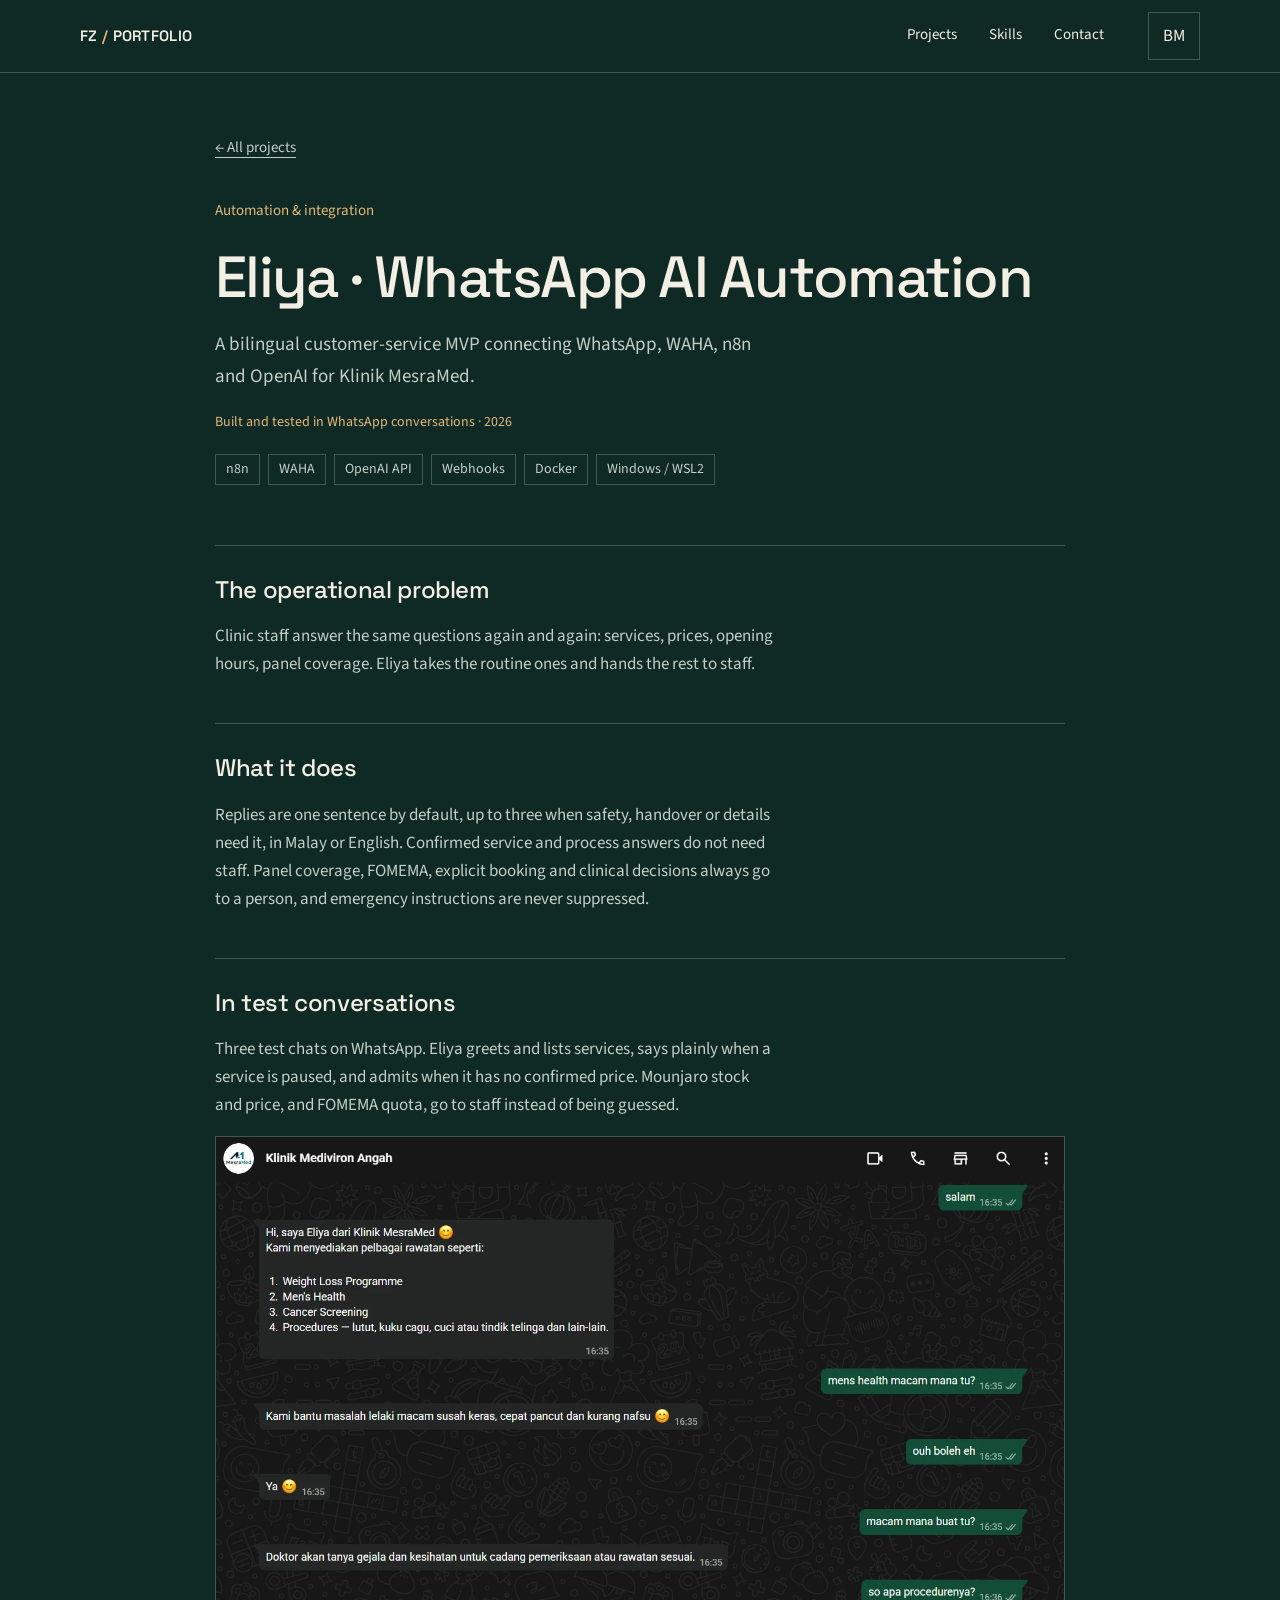
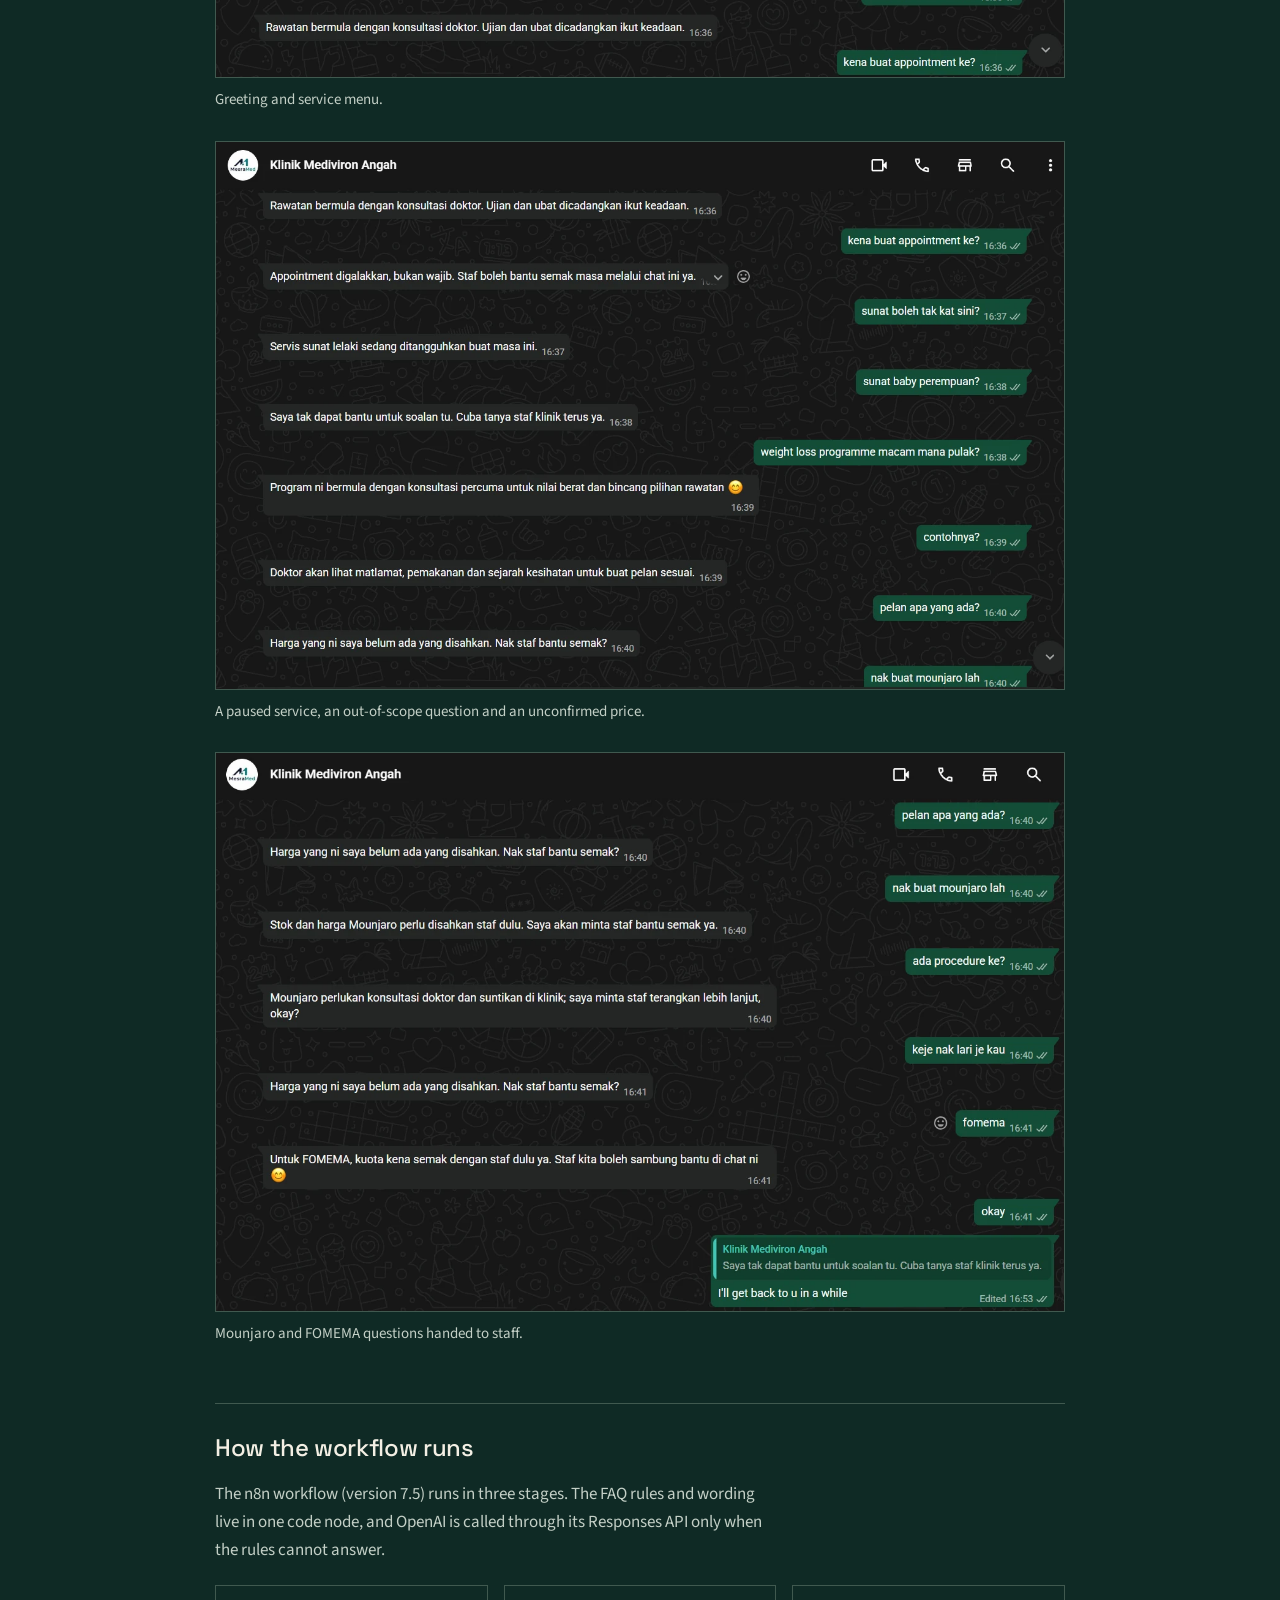
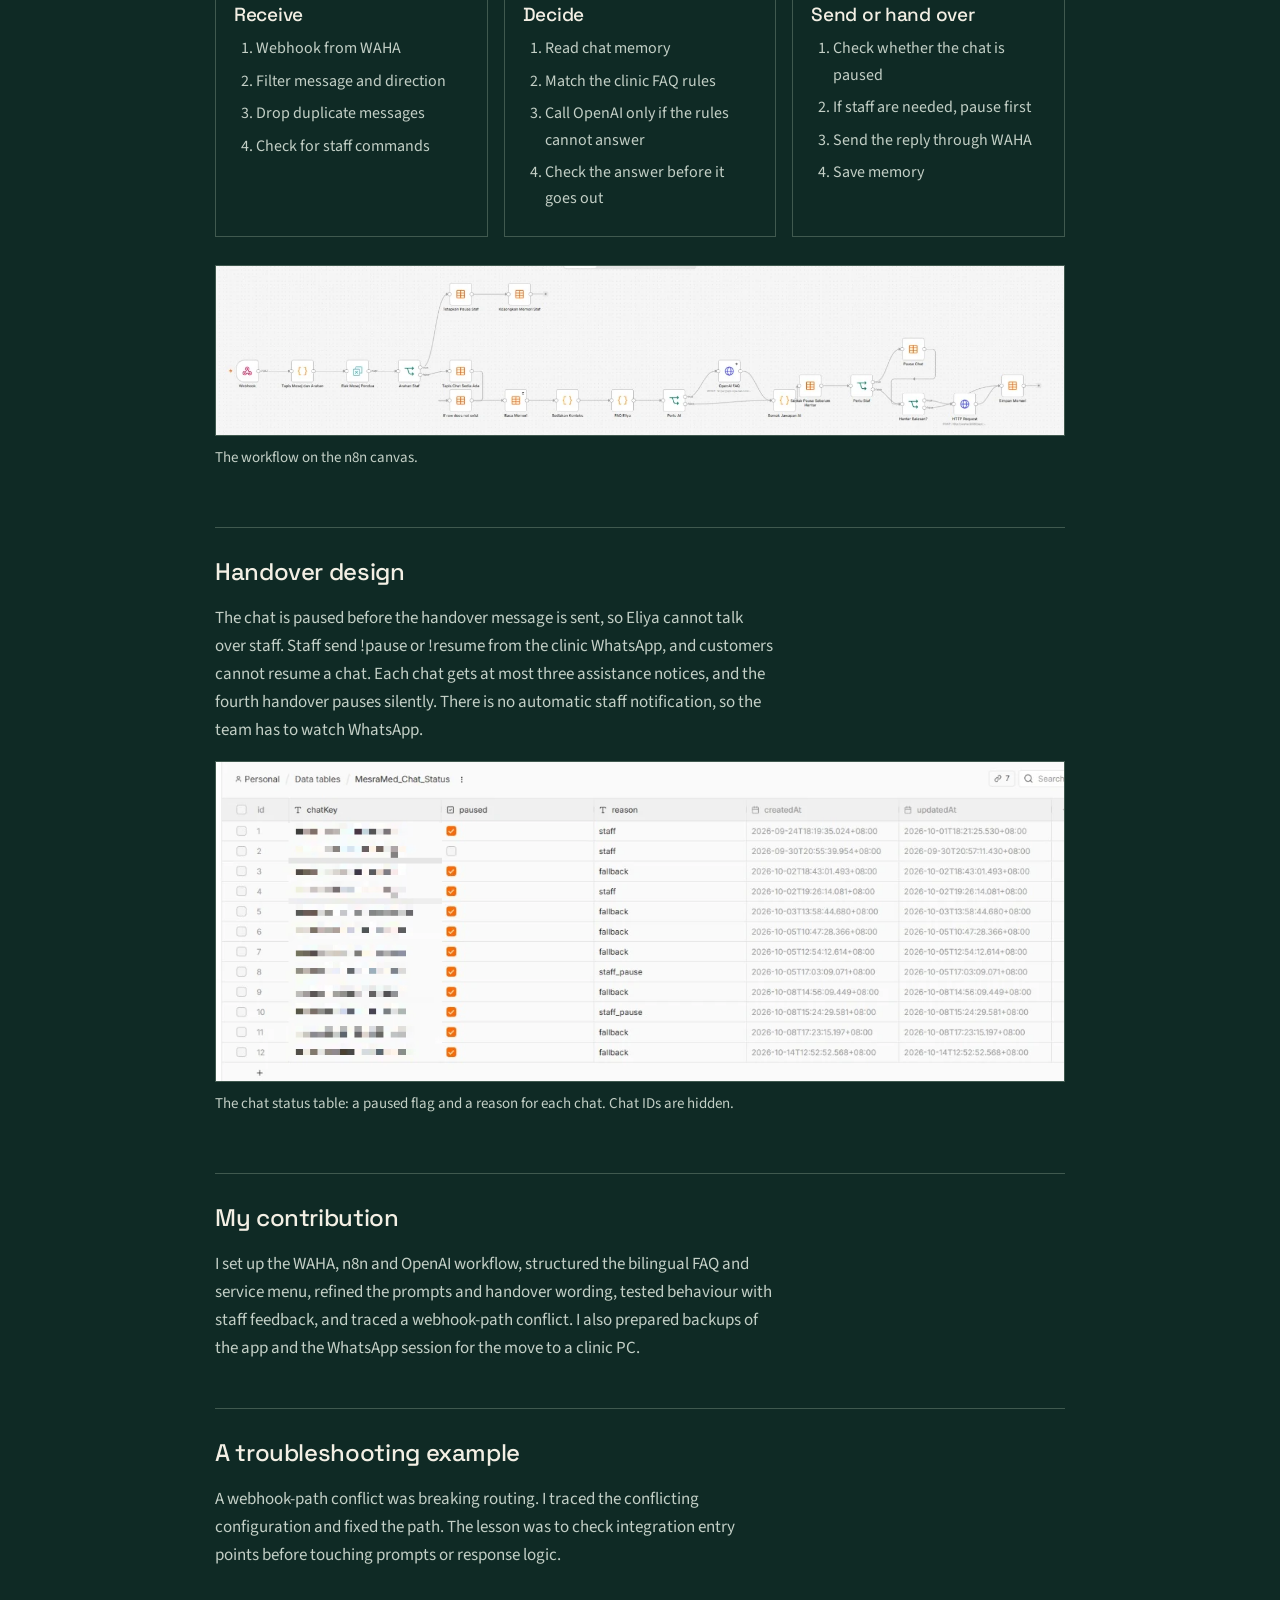
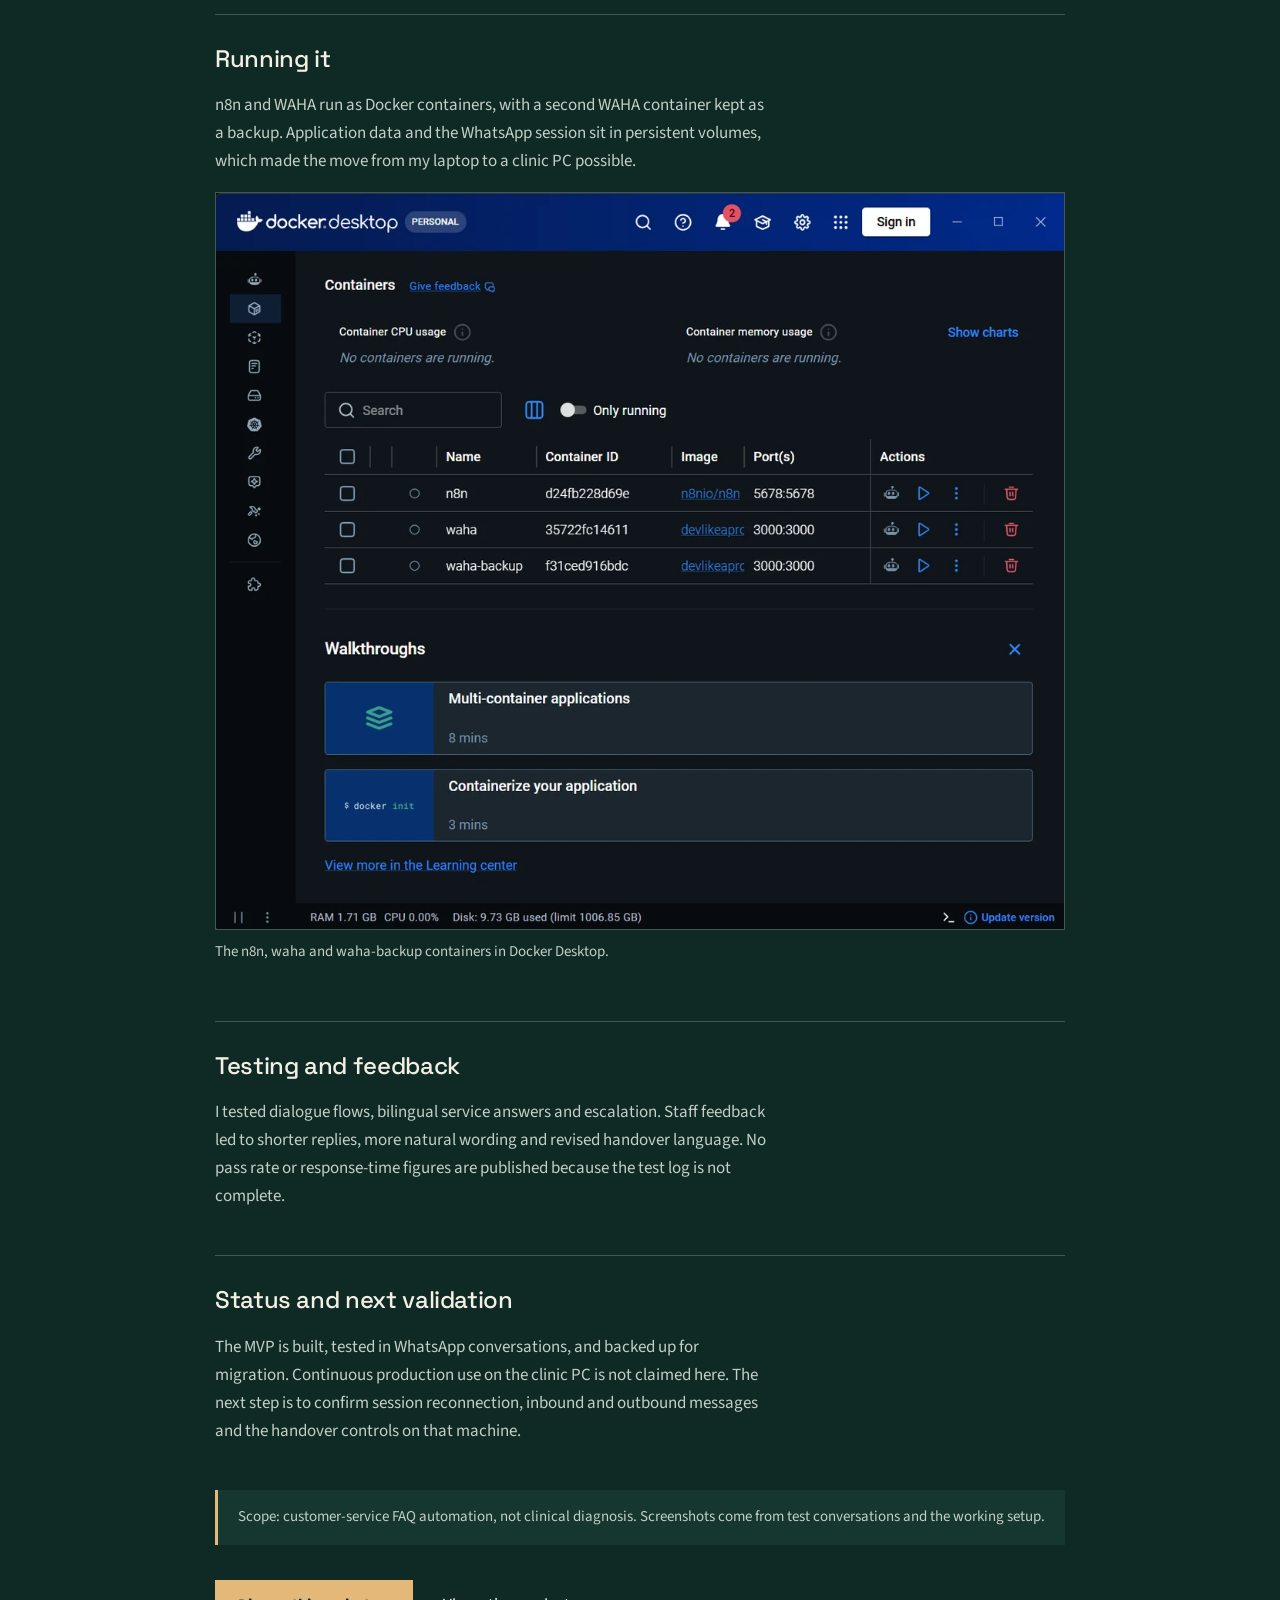
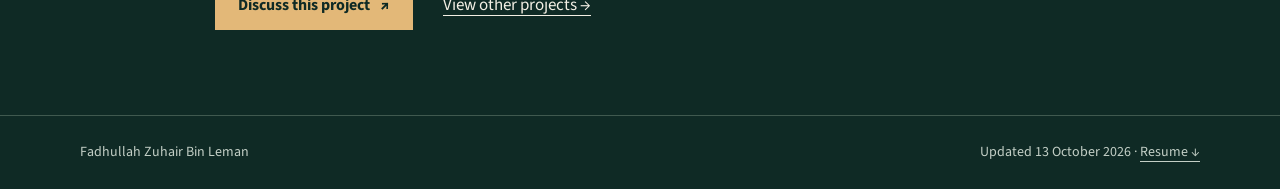
<file: faq-assistant.html>
<!doctype html><html lang="en" id="htmlRoot"><head><meta charset="utf-8"><meta name="viewport" content="width=device-width,initial-scale=1"><meta name="description" content="A bilingual customer-service MVP connecting WhatsApp, WAHA, n8n and OpenAI for Klinik MesraMed."><meta name="theme-color" content="#102b26"><meta property="og:image" content="https://fadhullahzuhair-ops.github.io/Portfolio/assets/og-image.png"><meta name="twitter:card" content="summary_large_image"><meta property="og:title" content="Eliya · WhatsApp AI Automation — Fadhullah Zuhair"><meta property="og:description" content="A bilingual customer-service MVP connecting WhatsApp, WAHA, n8n and OpenAI for Klinik MesraMed."><meta property="og:type" content="website"><title>Eliya · WhatsApp AI Automation — Fadhullah Zuhair</title><link rel="icon" href="assets/favicon.svg" type="image/svg+xml"><link rel="stylesheet" href="assets/style.css"><script>try{localStorage.getItem("portfolio-language")==="ms"&&document.documentElement.classList.add("show-bm")}catch(e){}</script><script src="assets/site.js" defer></script></head><body><a class="skip" href="#main">Skip to content</a><header class="nav"><div class="wrap nav-inner"><a class="brand" href="index.html" aria-label="Fadhullah Zuhair home">FZ<span> / </span>PORTFOLIO</a><nav aria-label="Main navigation"><a href="index.html#solutions"><span class="lang-en">Projects</span><span class="lang-bm">Projek</span></a><a href="index.html#skills"><span class="lang-en">Skills</span><span class="lang-bm">Kemahiran</span></a><a href="index.html#contact"><span class="lang-en">Contact</span><span class="lang-bm">Hubungi</span></a></nav><button id="langToggle" aria-label="Switch to Bahasa Malaysia">BM</button></div></header><main id="main"><header class="case-hero wrap narrow"><a class="back" href="index.html#solutions"><span class="lang-en">← All projects</span><span class="lang-bm">← Semua projek</span></a><div class="eyebrow">Automation &amp; integration</div><h1>Eliya · WhatsApp AI Automation</h1><p class="lead"><span class="lang-en">A bilingual customer-service MVP connecting WhatsApp, WAHA, n8n and OpenAI for Klinik MesraMed.</span><span class="lang-bm">MVP khidmat pelanggan dwibahasa yang menghubungkan WhatsApp, WAHA, n8n dan OpenAI untuk Klinik MesraMed.</span></p><div class="status"><span class="lang-en">Built and tested in WhatsApp conversations · 2026</span><span class="lang-bm">Dibina &amp; diuji secara fungsi · 2026</span></div><div class="tags"><span>n8n</span><span>WAHA</span><span>OpenAI API</span><span>Webhooks</span><span>Docker</span><span>Windows / WSL2</span></div></header><div class="wrap narrow case-body"><section class="p-block"><h2><span class="lang-en">The operational problem</span><span class="lang-bm">Masalah operasi</span></h2><p><span class="lang-en">Clinic staff answer the same questions again and again: services, prices, opening hours, panel coverage. Eliya takes the routine ones and hands the rest to staff.</span><span class="lang-bm">Staf klinik menjawab soalan yang sama berulang kali: servis, harga, waktu operasi, panel. Eliya mengambil soalan rutin dan menyerahkan selebihnya kepada staf.</span></p></section><section class="p-block"><h2><span class="lang-en">What it does</span><span class="lang-bm">Apa yang ia buat</span></h2><p><span class="lang-en">Replies are one sentence by default, up to three when safety, handover or details need it, in Malay or English. Confirmed service and process answers do not need staff. Panel coverage, FOMEMA, explicit booking and clinical decisions always go to a person, and emergency instructions are never suppressed.</span><span class="lang-bm">Balasan satu ayat secara lalai, sehingga tiga apabila keselamatan, serahan atau butiran memerlukannya, dalam BM atau Inggeris. Jawapan servis dan proses yang telah disahkan tidak perlukan staf. Panel, FOMEMA, tempahan yang jelas dan keputusan klinikal sentiasa diserahkan kepada orang, dan arahan kecemasan tidak pernah ditekan.</span></p></section><section class="p-block"><h2><span class="lang-en">In test conversations</span><span class="lang-bm">Dalam perbualan ujian</span></h2><p><span class="lang-en">Three test chats on WhatsApp. Eliya greets and lists services, says plainly when a service is paused, and admits when it has no confirmed price. Mounjaro stock and price, and FOMEMA quota, go to staff instead of being guessed.</span><span class="lang-bm">Tiga chat ujian di WhatsApp. Eliya memberi salam dan menyenaraikan servis, menyatakan dengan jelas apabila sesuatu servis ditangguhkan, dan mengaku apabila tiada harga yang disahkan. Stok dan harga Mounjaro, serta kuota FOMEMA, diserahkan kepada staf, bukan diteka.</span></p><figure><img src="assets/eliya/chat-1.webp" alt="WhatsApp test chat where Eliya greets and lists the clinic services" width="1385" height="882" loading="lazy"><figcaption><span class="lang-en">Greeting and service menu.</span><span class="lang-bm">Salam dan menu servis.</span></figcaption></figure><figure><img src="assets/eliya/chat-2.webp" alt="WhatsApp test chat where Eliya answers service questions and says it has no confirmed price" width="1385" height="893" loading="lazy"><figcaption><span class="lang-en">A paused service, an out-of-scope question and an unconfirmed price.</span><span class="lang-bm">Servis ditangguhkan, soalan di luar skop dan harga belum disahkan.</span></figcaption></figure><figure><img src="assets/eliya/chat-3.webp" alt="WhatsApp test chat where Eliya hands Mounjaro and FOMEMA questions to staff" width="1337" height="880" loading="lazy"><figcaption><span class="lang-en">Mounjaro and FOMEMA questions handed to staff.</span><span class="lang-bm">Soalan Mounjaro dan FOMEMA diserahkan kepada staf.</span></figcaption></figure></section><section class="p-block"><h2><span class="lang-en">How the workflow runs</span><span class="lang-bm">Bagaimana workflow berjalan</span></h2><p><span class="lang-en">The n8n workflow (version 7.5) runs in three stages. The FAQ rules and wording live in one code node, and OpenAI is called through its Responses API only when the rules cannot answer.</span><span class="lang-bm">Workflow n8n (versi 7.5) berjalan dalam tiga peringkat. Peraturan FAQ dan gaya bahasa berada dalam satu node kod, dan OpenAI dipanggil melalui Responses API hanya apabila peraturan tidak dapat menjawab.</span></p><div class="lanes"><div><h3><span class="lang-en">Receive</span><span class="lang-bm">Terima</span></h3><ol><li><span class="lang-en">Webhook from WAHA</span><span class="lang-bm">Webhook daripada WAHA</span></li><li><span class="lang-en">Filter message and direction</span><span class="lang-bm">Tapis mesej dan arah</span></li><li><span class="lang-en">Drop duplicate messages</span><span class="lang-bm">Buang mesej pendua</span></li><li><span class="lang-en">Check for staff commands</span><span class="lang-bm">Semak arahan staf</span></li></ol></div><div><h3><span class="lang-en">Decide</span><span class="lang-bm">Tentukan</span></h3><ol><li><span class="lang-en">Read chat memory</span><span class="lang-bm">Baca memori chat</span></li><li><span class="lang-en">Match the clinic FAQ rules</span><span class="lang-bm">Padankan peraturan FAQ klinik</span></li><li><span class="lang-en">Call OpenAI only if the rules cannot answer</span><span class="lang-bm">Panggil OpenAI hanya jika peraturan tak boleh jawab</span></li><li><span class="lang-en">Check the answer before it goes out</span><span class="lang-bm">Semak jawapan sebelum dihantar</span></li></ol></div><div><h3><span class="lang-en">Send or hand over</span><span class="lang-bm">Hantar atau serah</span></h3><ol><li><span class="lang-en">Check whether the chat is paused</span><span class="lang-bm">Semak sama ada chat dijeda</span></li><li><span class="lang-en">If staff are needed, pause first</span><span class="lang-bm">Jika perlu staf, jeda dahulu</span></li><li><span class="lang-en">Send the reply through WAHA</span><span class="lang-bm">Hantar balasan melalui WAHA</span></li><li><span class="lang-en">Save memory</span><span class="lang-bm">Simpan memori</span></li></ol></div></div><figure><img src="assets/eliya/n8n-canvas.webp" alt="The Eliya workflow on the n8n canvas, from the webhook to saving memory" width="1500" height="300" loading="lazy"><figcaption><span class="lang-en">The workflow on the n8n canvas.</span><span class="lang-bm">Workflow pada canvas n8n.</span></figcaption></figure></section><section class="p-block"><h2><span class="lang-en">Handover design</span><span class="lang-bm">Reka bentuk serahan</span></h2><p><span class="lang-en">The chat is paused before the handover message is sent, so Eliya cannot talk over staff. Staff send !pause or !resume from the clinic WhatsApp, and customers cannot resume a chat. Each chat gets at most three assistance notices, and the fourth handover pauses silently. There is no automatic staff notification, so the team has to watch WhatsApp.</span><span class="lang-bm">Chat dijeda sebelum mesej serahan dihantar, jadi Eliya tidak akan memotong cakap staf. Staf menghantar !pause atau !resume dari WhatsApp klinik, dan pelanggan tidak boleh menyambung semula chat. Setiap chat mendapat paling banyak tiga notis bantuan, dan serahan keempat menjeda secara senyap. Tiada notifikasi automatik kepada staf, jadi pasukan perlu memantau WhatsApp.</span></p><figure><img src="assets/eliya/status-table.webp" alt="n8n data table with one row per chat, a paused flag and a reason such as staff, fallback or staff_pause" width="1170" height="440" loading="lazy"><figcaption><span class="lang-en">The chat status table: a paused flag and a reason for each chat. Chat IDs are hidden.</span><span class="lang-bm">Jadual status chat: bendera jeda dan sebab bagi setiap chat. ID chat disembunyikan.</span></figcaption></figure></section><section class="p-block"><h2><span class="lang-en">My contribution</span><span class="lang-bm">Sumbangan saya</span></h2><p><span class="lang-en">I set up the WAHA, n8n and OpenAI workflow, structured the bilingual FAQ and service menu, refined the prompts and handover wording, tested behaviour with staff feedback, and traced a webhook-path conflict. I also prepared backups of the app and the WhatsApp session for the move to a clinic PC.</span><span class="lang-bm">Saya menyediakan workflow WAHA, n8n dan OpenAI, menyusun FAQ dwibahasa dan menu servis, memperhalusi prompt dan ayat serahan, menguji tingkah laku dengan maklum balas staf, dan menjejak konflik laluan webhook. Saya juga menyediakan backup aplikasi dan sesi WhatsApp untuk pemindahan ke PC klinik.</span></p></section><section class="p-block"><h2><span class="lang-en">A troubleshooting example</span><span class="lang-bm">Contoh troubleshooting</span></h2><p><span class="lang-en">A webhook-path conflict was breaking routing. I traced the conflicting configuration and fixed the path. The lesson was to check integration entry points before touching prompts or response logic.</span><span class="lang-bm">Konflik laluan webhook mengganggu routing. Saya menjejak konfigurasi yang bercanggah dan membetulkan laluan. Pengajarannya: semak titik masuk integrasi sebelum mengubah prompt atau logik jawapan.</span></p></section><section class="p-block"><h2><span class="lang-en">Running it</span><span class="lang-bm">Menjalankannya</span></h2><p><span class="lang-en">n8n and WAHA run as Docker containers, with a second WAHA container kept as a backup. Application data and the WhatsApp session sit in persistent volumes, which made the move from my laptop to a clinic PC possible.</span><span class="lang-bm">n8n dan WAHA berjalan sebagai kontena Docker, dengan satu kontena WAHA kedua disimpan sebagai backup. Data aplikasi dan sesi WhatsApp berada dalam volume kekal, yang membolehkan pemindahan dari laptop saya ke PC klinik.</span></p><figure><img src="assets/eliya/docker.webp" alt="Docker Desktop listing the n8n, waha and waha-backup containers" width="1100" height="956" loading="lazy"><figcaption><span class="lang-en">The n8n, waha and waha-backup containers in Docker Desktop.</span><span class="lang-bm">Kontena n8n, waha dan waha-backup dalam Docker Desktop.</span></figcaption></figure></section><section class="p-block"><h2><span class="lang-en">Testing and feedback</span><span class="lang-bm">Ujian dan maklum balas</span></h2><p><span class="lang-en">I tested dialogue flows, bilingual service answers and escalation. Staff feedback led to shorter replies, more natural wording and revised handover language. No pass rate or response-time figures are published because the test log is not complete.</span><span class="lang-bm">Saya menguji aliran dialog, jawapan servis dwibahasa dan eskalasi. Maklum balas staf membawa kepada balasan lebih pendek, bahasa lebih semula jadi dan ayat serahan yang disemak semula. Tiada kadar lulus atau angka masa respons diterbitkan kerana log ujian belum lengkap.</span></p></section><section class="p-block"><h2><span class="lang-en">Status and next validation</span><span class="lang-bm">Status dan pengesahan seterusnya</span></h2><p><span class="lang-en">The MVP is built, tested in WhatsApp conversations, and backed up for migration. Continuous production use on the clinic PC is not claimed here. The next step is to confirm session reconnection, inbound and outbound messages and the handover controls on that machine.</span><span class="lang-bm">MVP telah dibina, diuji dalam perbualan WhatsApp, dan dibackup untuk pemindahan. Penggunaan produksi berterusan di PC klinik tidak dituntut di sini. Langkah seterusnya ialah mengesahkan sambungan semula sesi, mesej masuk dan keluar serta kawalan serahan pada mesin itu.</span></p></section><div class="note"><span class="lang-en">Scope: customer-service FAQ automation, not clinical diagnosis. Screenshots come from test conversations and the working setup.</span><span class="lang-bm">Skop: automasi FAQ khidmat pelanggan, bukan diagnosis klinikal. Screenshot diambil daripada perbualan ujian dan persediaan yang berjalan.</span></div><div class="case-end"><a class="button" href="index.html#contact"><span class="lang-en">Discuss this project</span><span class="lang-bm">Bincangkan projek ini</span> ↗</a><a href="index.html#solutions"><span class="lang-en">View other projects</span><span class="lang-bm">Lihat projek lain</span> →</a></div></div></main><footer><div class="wrap foot"><span>Fadhullah Zuhair Bin Leman</span><span><span class="lang-en">Updated 13 October 2026</span><span class="lang-bm">Dikemas kini 13 Oktober 2026</span> · <a href="assets/Fadhullah-Zuhair-Resume.pdf" download>Resume ↓</a></span></div></footer></body></html>
</file>
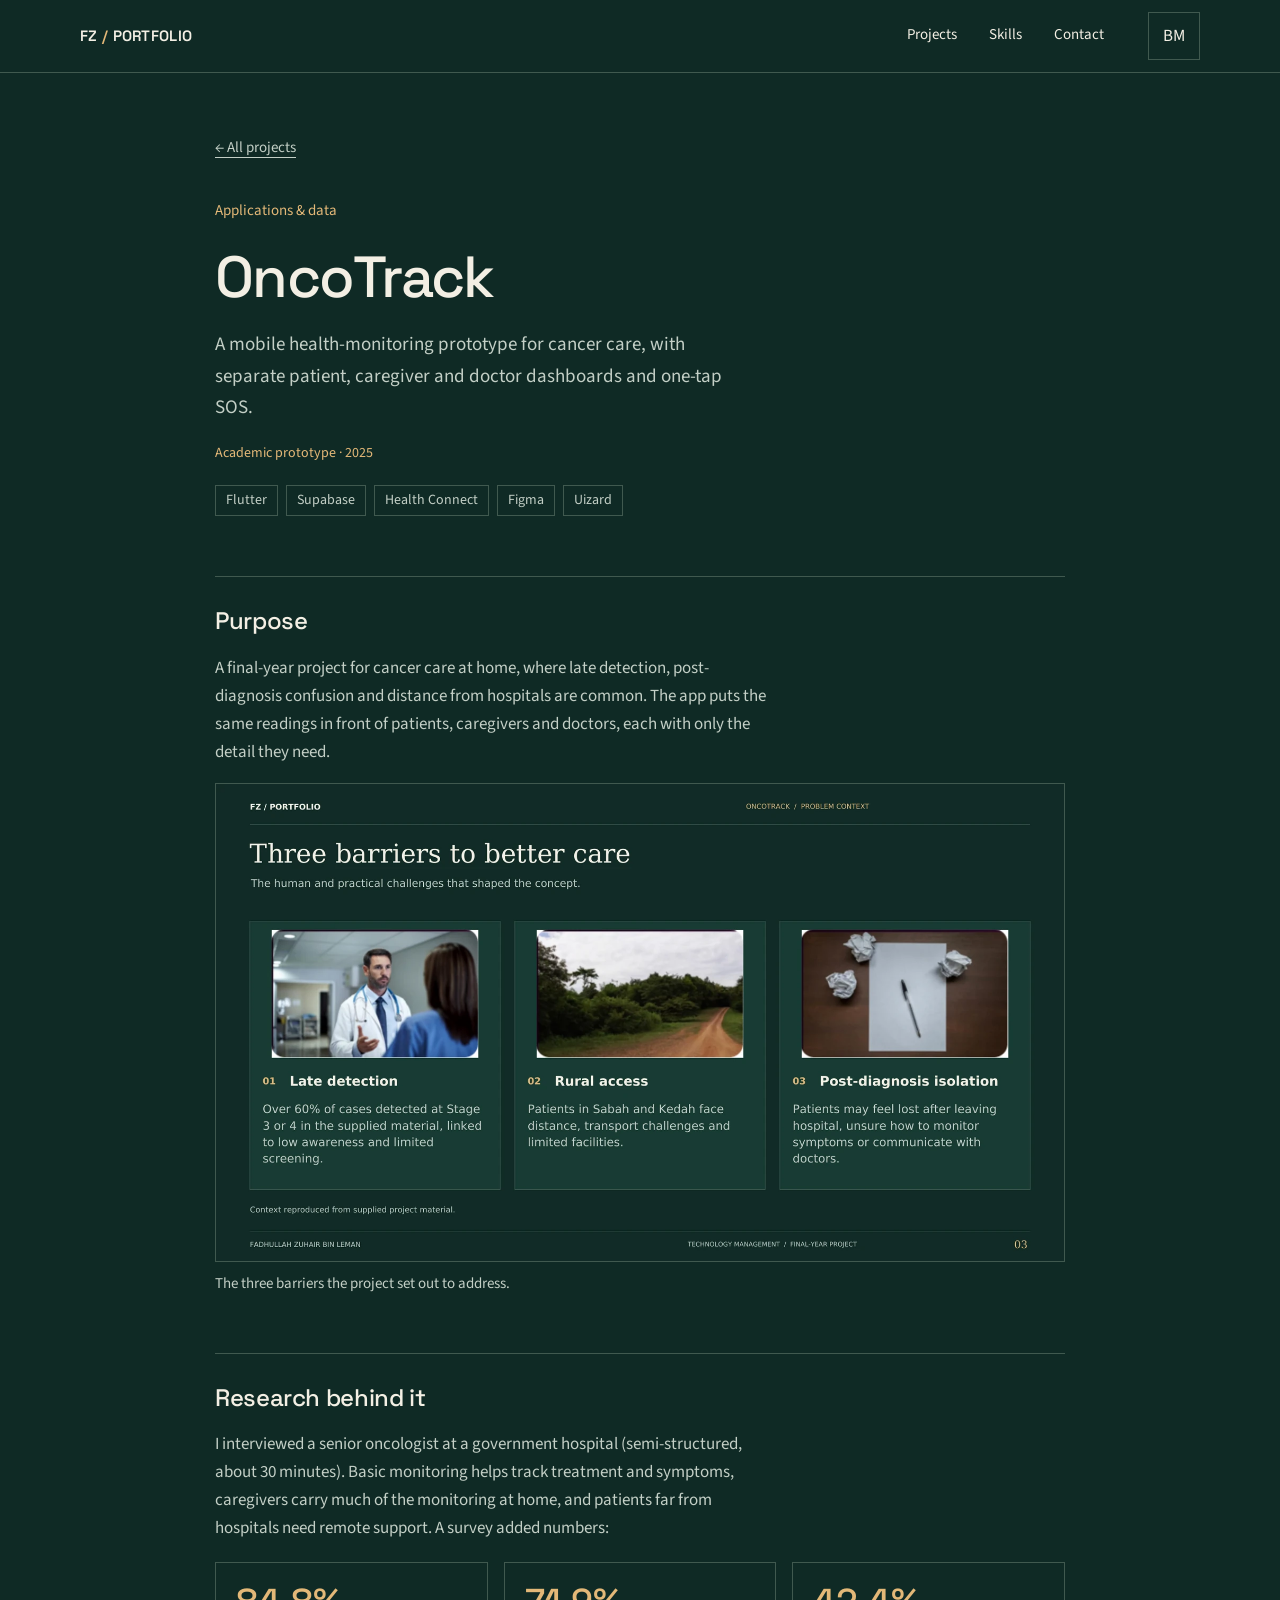
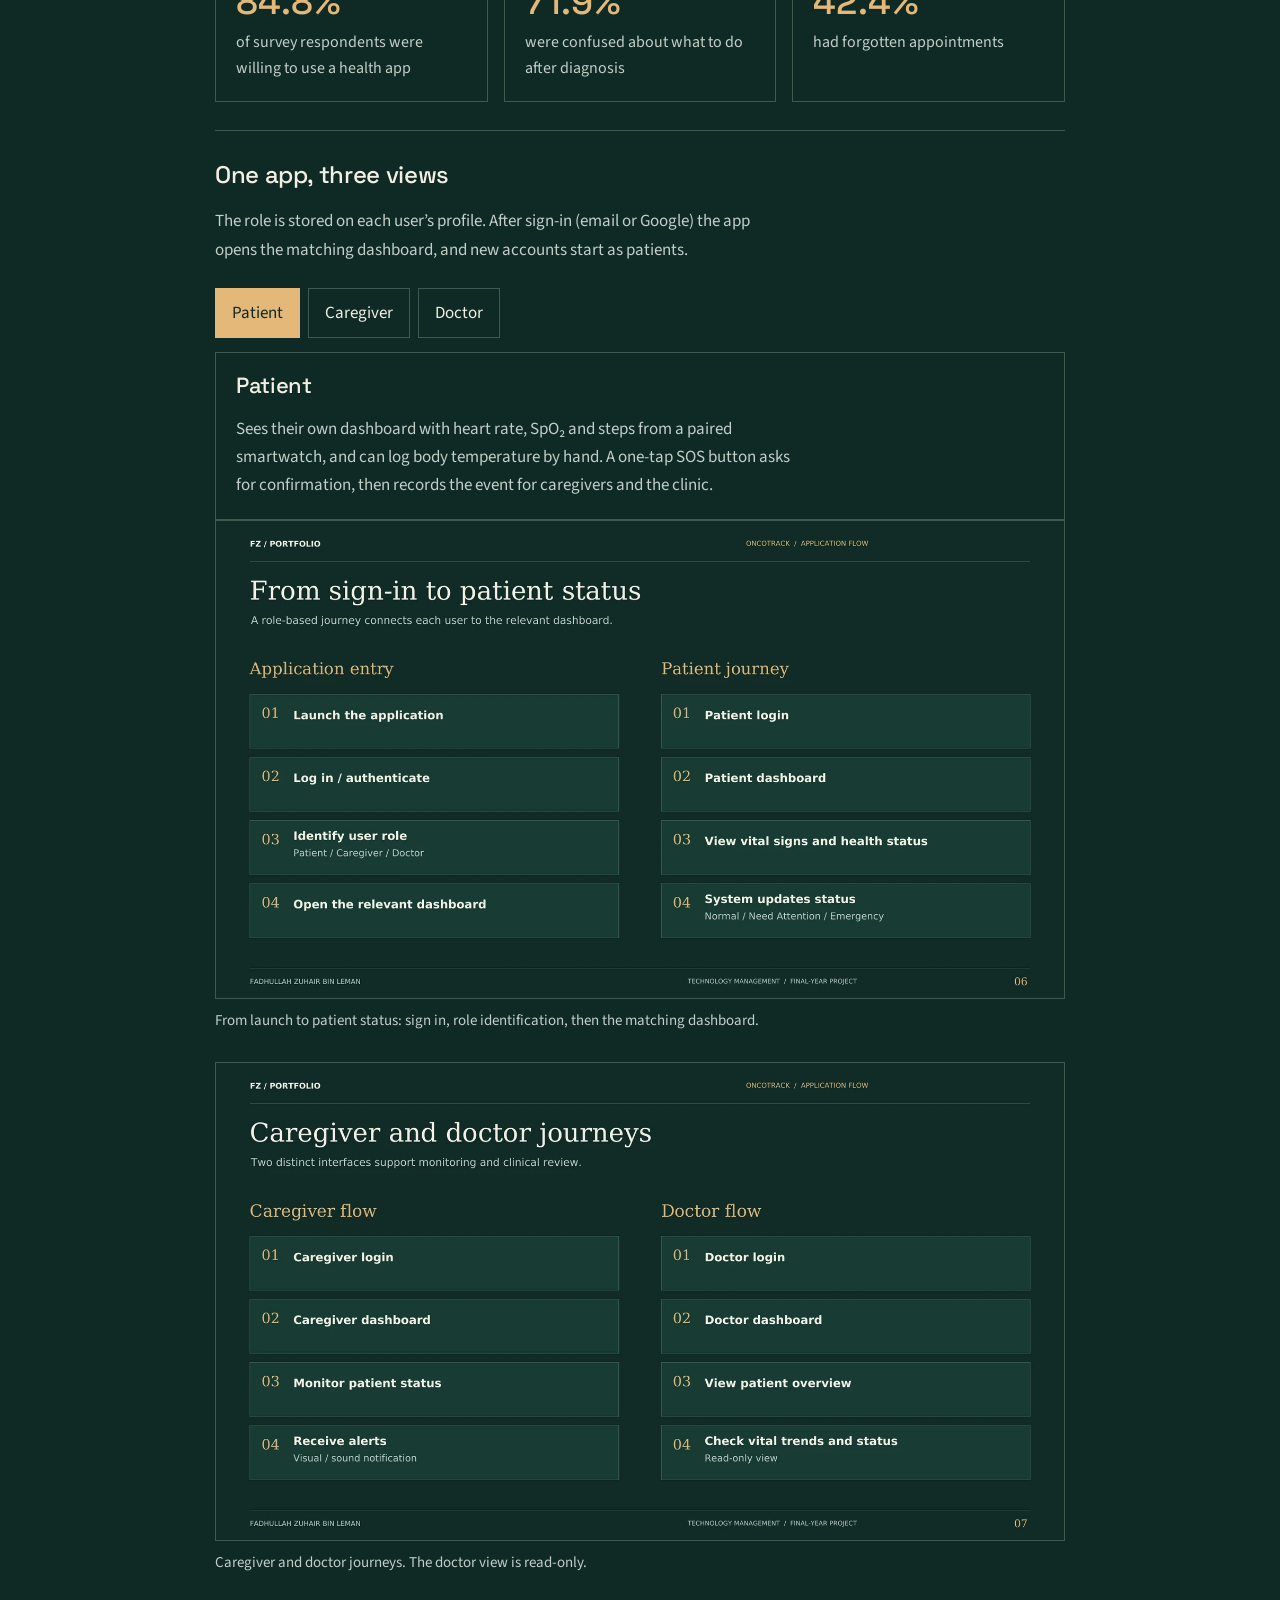
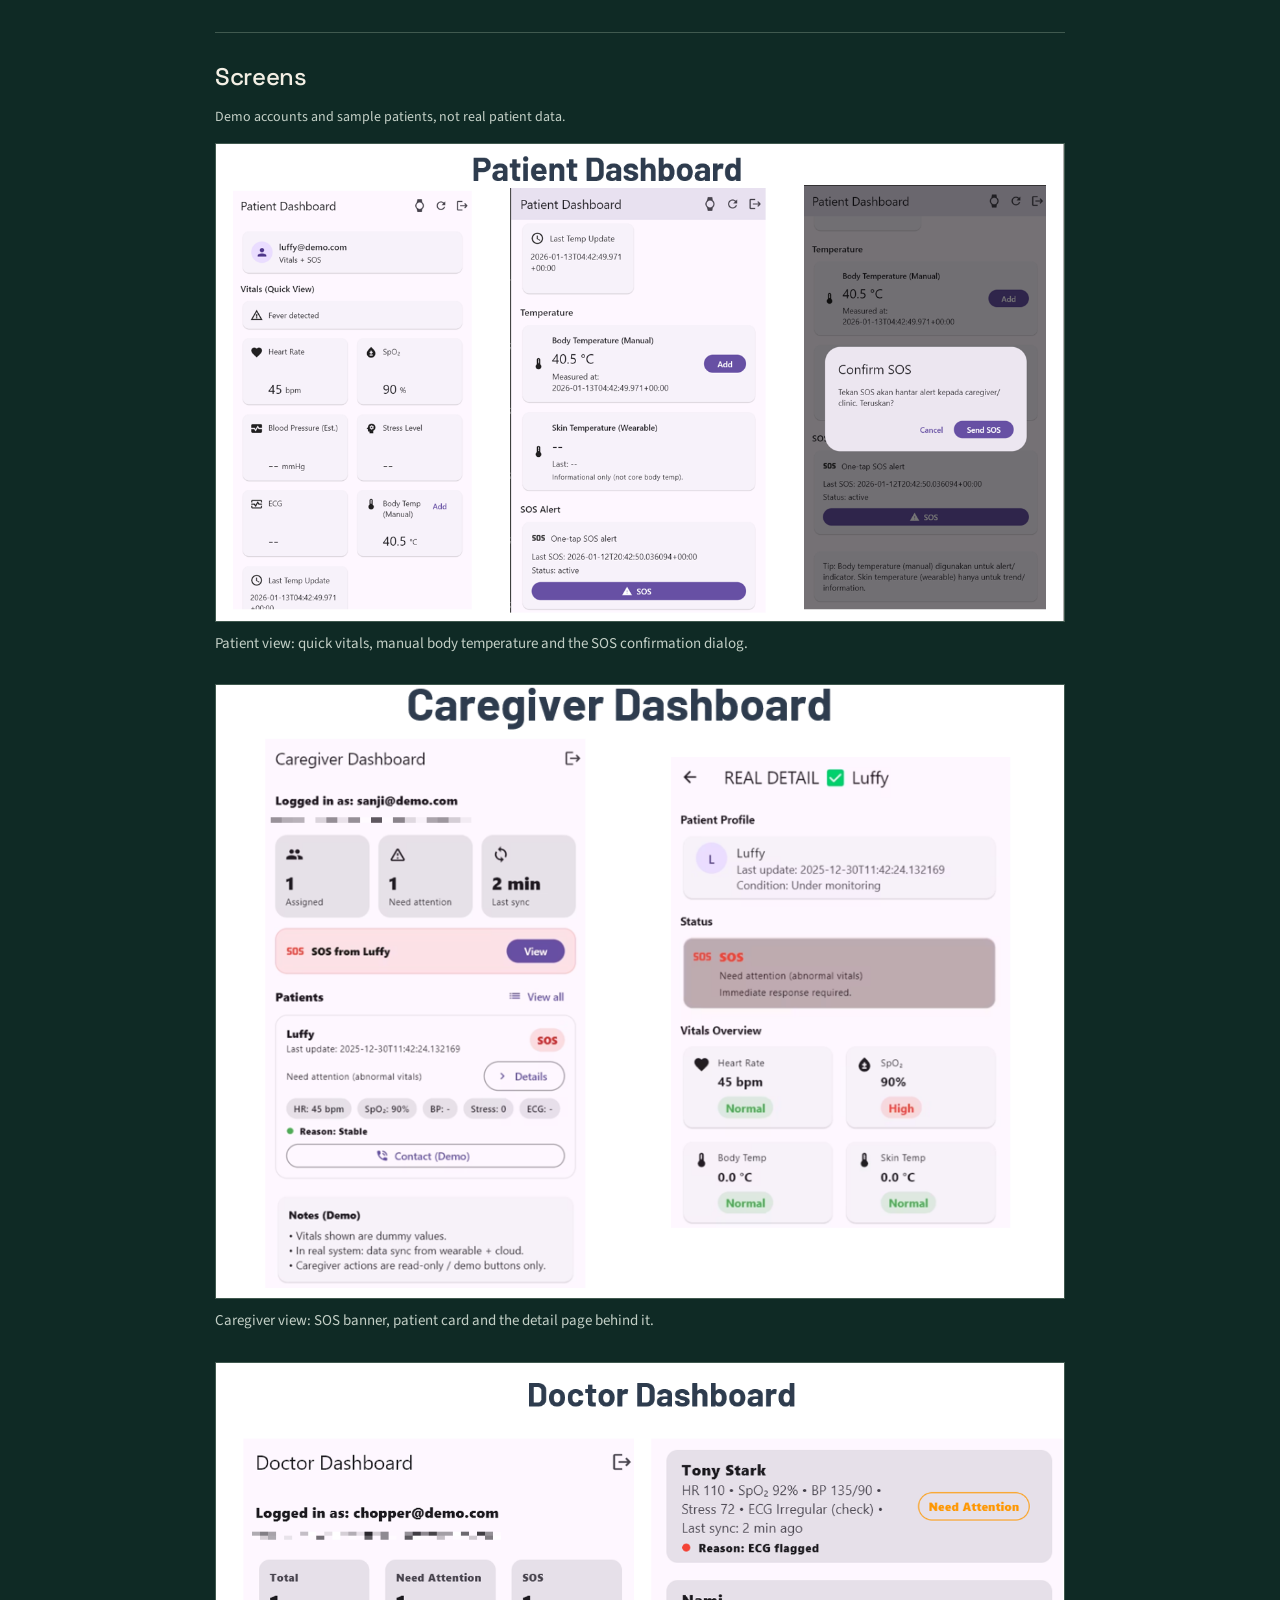
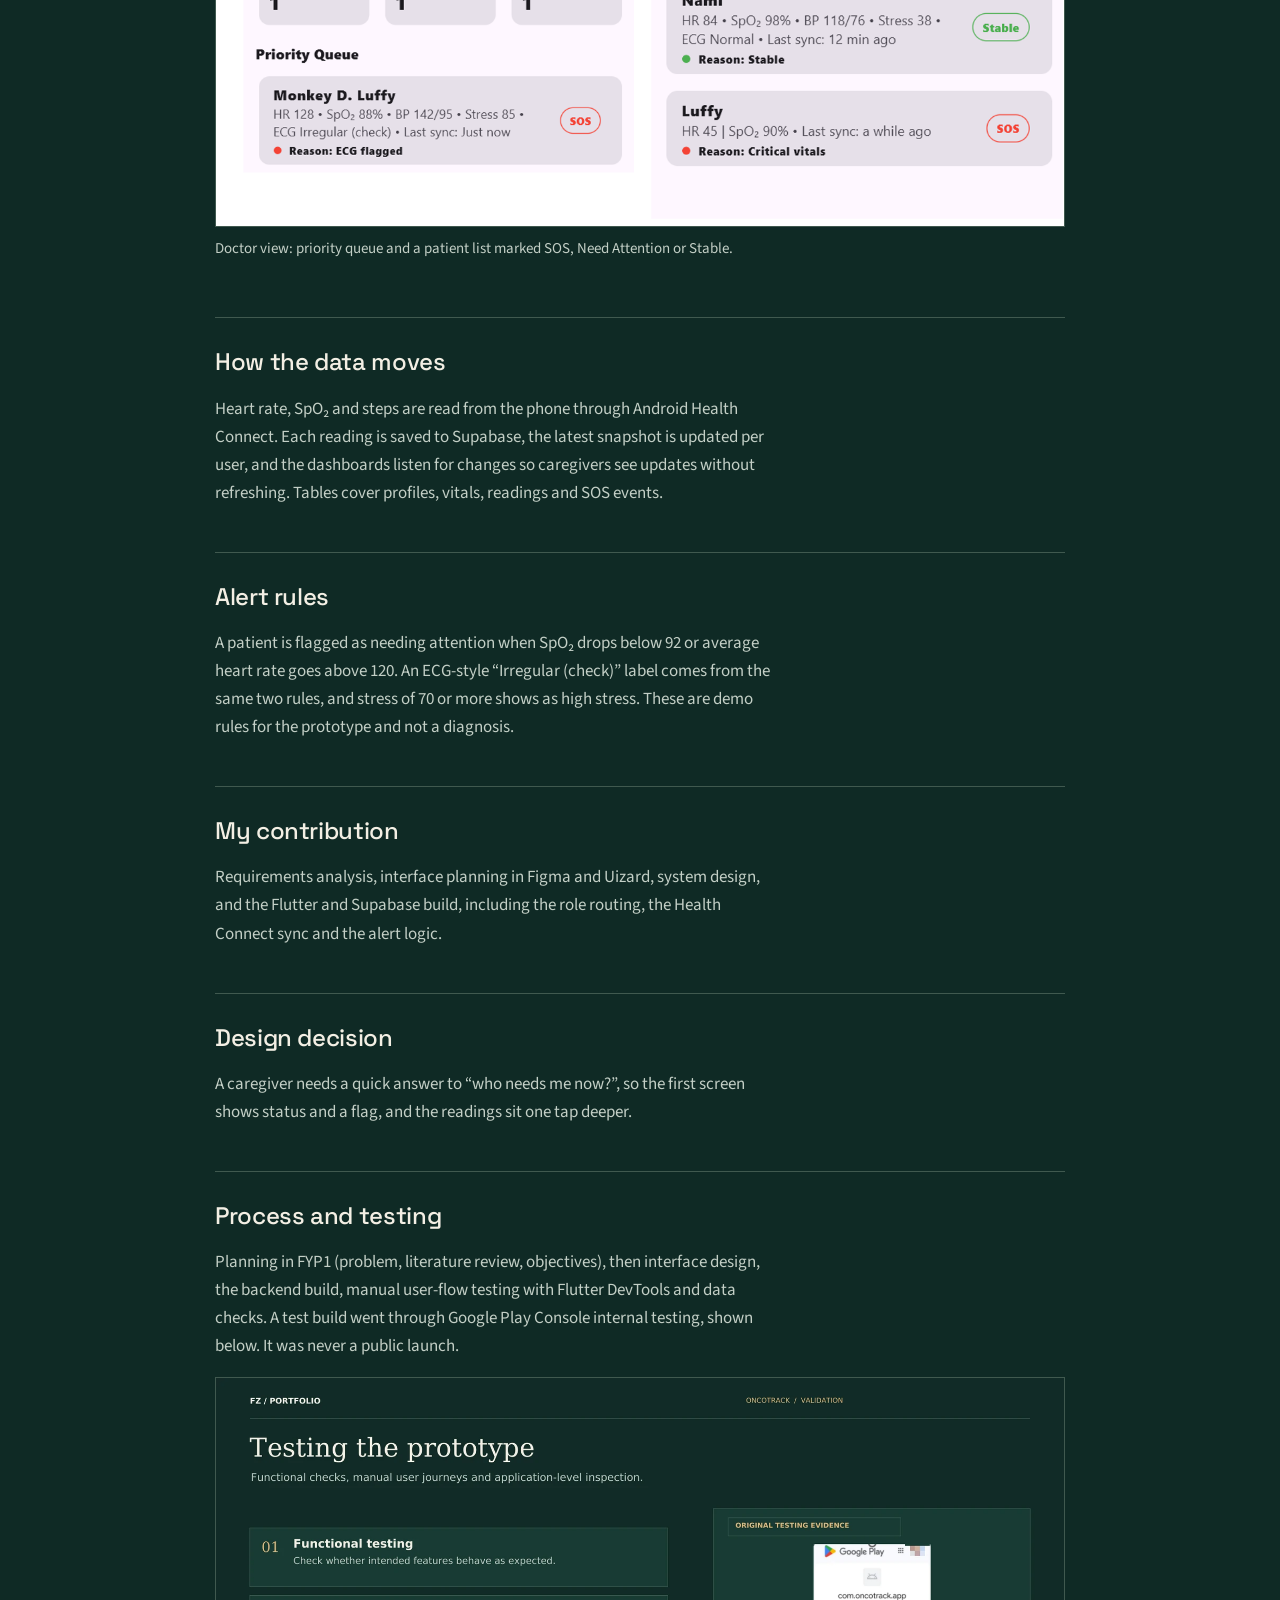
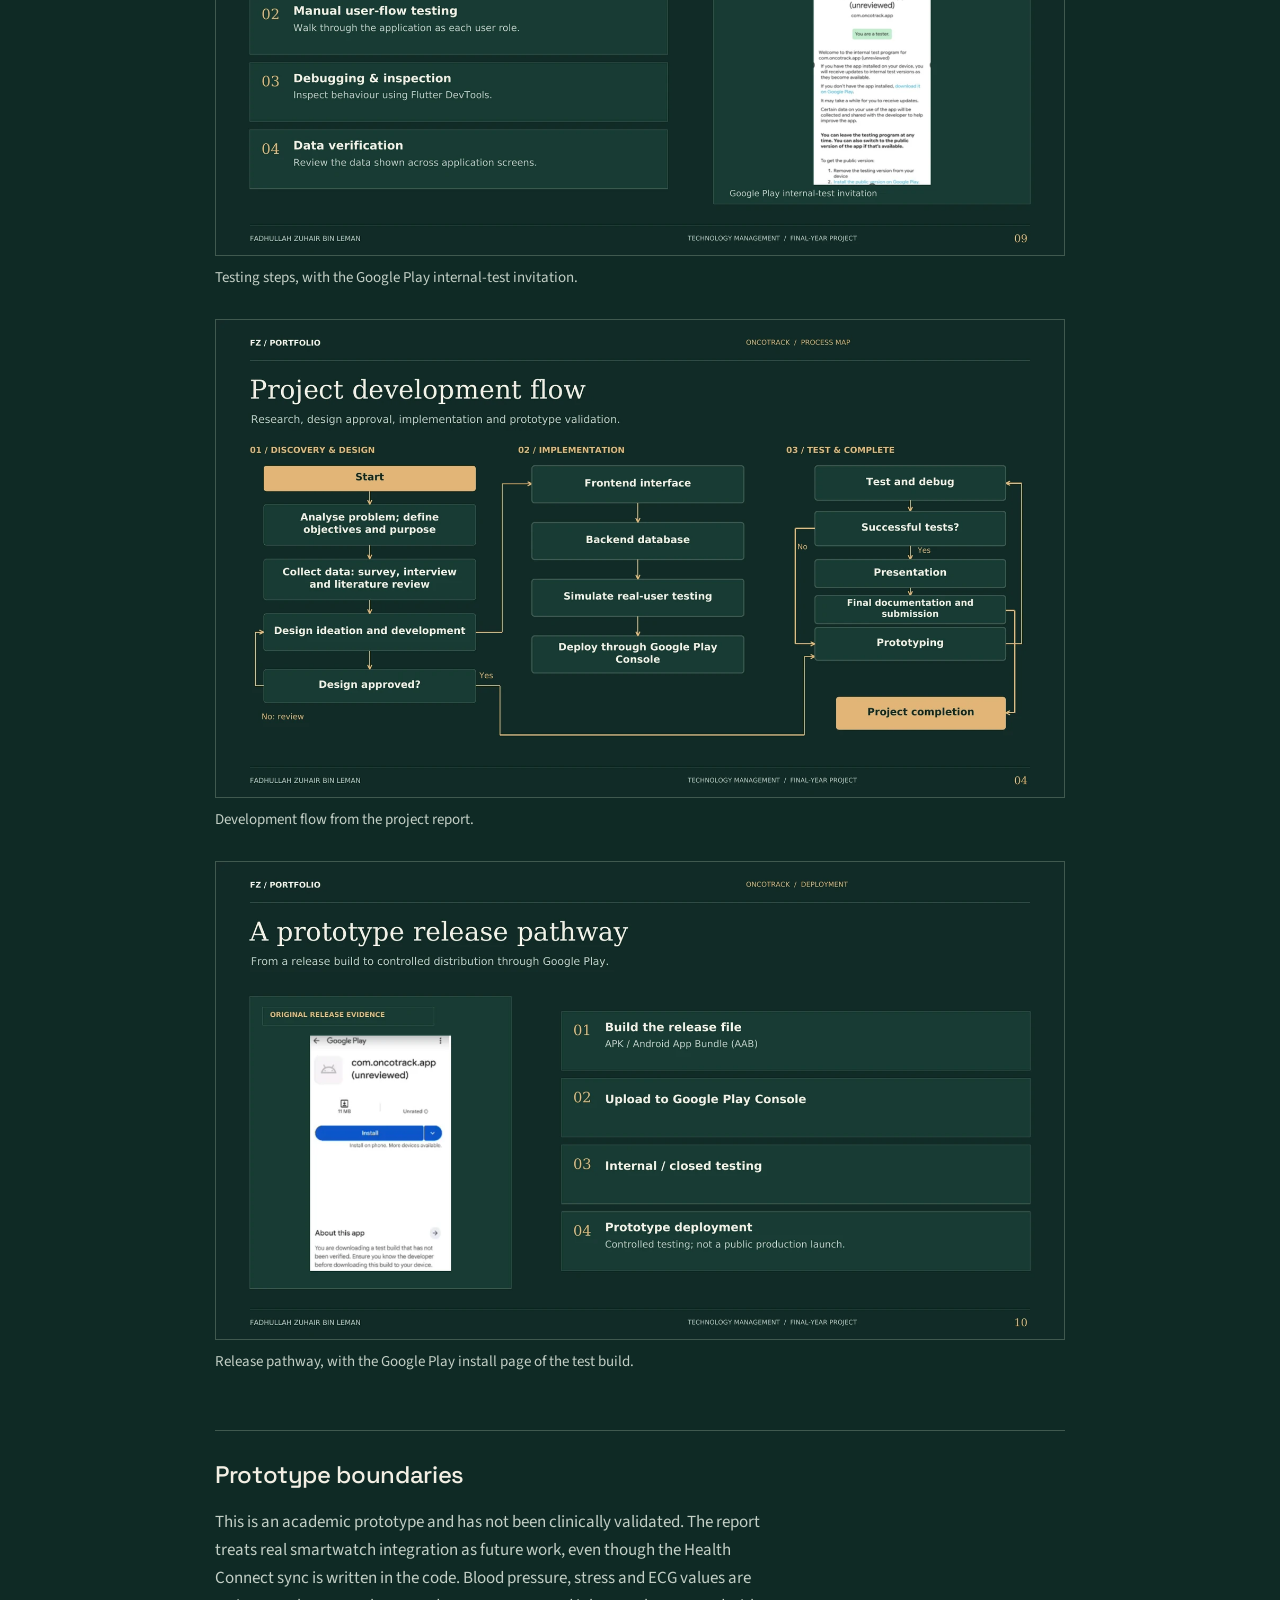
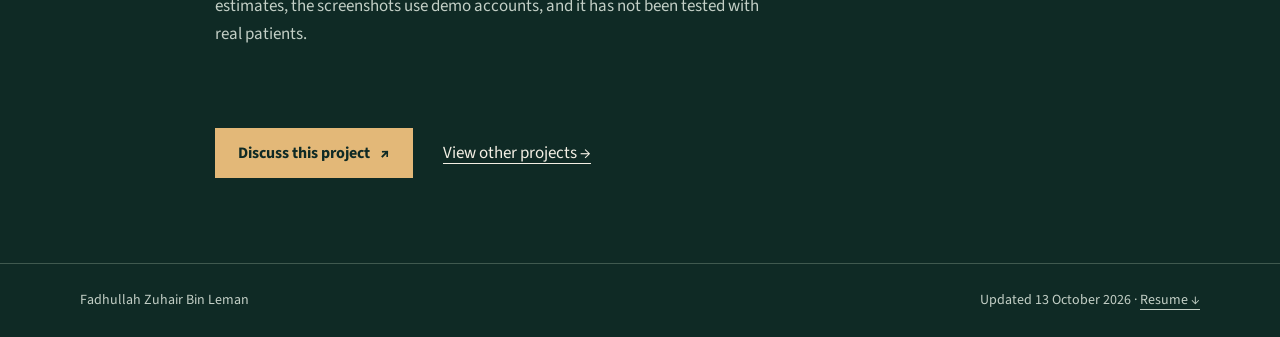
<file: oncotrack.html>
<!doctype html><html lang="en" id="htmlRoot"><head><meta charset="utf-8"><meta name="viewport" content="width=device-width,initial-scale=1"><meta name="description" content="A Flutter and Supabase health-monitoring app with patient, caregiver and doctor dashboards, SOS and smartwatch sync."><meta name="theme-color" content="#102b26"><meta property="og:image" content="https://fadhullahzuhair-ops.github.io/Portfolio/assets/og-image.png"><meta name="twitter:card" content="summary_large_image"><meta property="og:title" content="OncoTrack — Fadhullah Zuhair"><meta property="og:description" content="A Flutter and Supabase health-monitoring app with patient, caregiver and doctor dashboards, SOS and smartwatch sync."><meta property="og:type" content="website"><title>OncoTrack — Fadhullah Zuhair</title><link rel="icon" href="assets/favicon.svg" type="image/svg+xml"><link rel="stylesheet" href="assets/style.css"><script>try{localStorage.getItem("portfolio-language")==="ms"&&document.documentElement.classList.add("show-bm")}catch(e){}</script><script src="assets/site.js" defer></script></head><body><a class="skip" href="#main">Skip to content</a><header class="nav"><div class="wrap nav-inner"><a class="brand" href="index.html" aria-label="Fadhullah Zuhair home">FZ<span> / </span>PORTFOLIO</a><nav aria-label="Main navigation"><a href="index.html#solutions"><span class="lang-en">Projects</span><span class="lang-bm">Projek</span></a><a href="index.html#skills"><span class="lang-en">Skills</span><span class="lang-bm">Kemahiran</span></a><a href="index.html#contact"><span class="lang-en">Contact</span><span class="lang-bm">Hubungi</span></a></nav><button id="langToggle" aria-label="Switch to Bahasa Malaysia">BM</button></div></header><main id="main"><header class="case-hero wrap narrow"><a class="back" href="index.html#solutions"><span class="lang-en">← All projects</span><span class="lang-bm">← Semua projek</span></a><div class="eyebrow">Applications &amp; data</div><h1>OncoTrack</h1><p class="lead"><span class="lang-en">A mobile health-monitoring prototype for cancer care, with separate patient, caregiver and doctor dashboards and one-tap SOS.</span><span class="lang-bm">Prototaip pemantauan kesihatan mudah alih untuk penjagaan kanser, dengan dashboard pesakit, penjaga dan doktor yang berasingan serta SOS satu tekan.</span></p><div class="status"><span class="lang-en">Academic prototype · 2025</span><span class="lang-bm">Prototaip akademik · 2025</span></div><div class="tags"><span>Flutter</span><span>Supabase</span><span>Health Connect</span><span>Figma</span><span>Uizard</span></div></header><div class="wrap narrow case-body"><section class="p-block"><h2><span class="lang-en">Purpose</span><span class="lang-bm">Tujuan</span></h2><p><span class="lang-en">A final-year project for cancer care at home, where late detection, post-diagnosis confusion and distance from hospitals are common. The app puts the same readings in front of patients, caregivers and doctors, each with only the detail they need.</span><span class="lang-bm">Projek tahun akhir untuk penjagaan kanser di rumah, di mana pengesanan lewat, kekeliruan selepas diagnosis dan jarak dari hospital adalah perkara biasa. App ini memaparkan bacaan yang sama kepada pesakit, penjaga dan doktor, masing-masing dengan butiran yang diperlukan sahaja.</span></p><figure><img src="assets/oncotrack/barriers.webp" alt="Three barriers to better care: late detection, rural access and post-diagnosis isolation" width="1600" height="900" loading="lazy"><figcaption><span class="lang-en">The three barriers the project set out to address.</span><span class="lang-bm">Tiga halangan yang cuba ditangani projek ini.</span></figcaption></figure></section><section class="p-block"><h2><span class="lang-en">Research behind it</span><span class="lang-bm">Kajian di sebalik app</span></h2><p><span class="lang-en">I interviewed a senior oncologist at a government hospital (semi-structured, about 30 minutes). Basic monitoring helps track treatment and symptoms, caregivers carry much of the monitoring at home, and patients far from hospitals need remote support. A survey added numbers:</span><span class="lang-bm">Saya menemu bual seorang pakar onkologi kanan di hospital kerajaan (separa berstruktur, kira-kira 30 minit). Pemantauan asas membantu menjejak rawatan dan simptom, penjaga memikul banyak tugas pemantauan di rumah, dan pesakit yang jauh dari hospital perlukan sokongan jarak jauh. Kaji selidik menambah angka:</span></p><div class="check-grid stats"><div><b>84.8%</b><p><span class="lang-en">of survey respondents were willing to use a health app</span><span class="lang-bm">responden kaji selidik sanggup guna app kesihatan</span></p></div><div><b>71.9%</b><p><span class="lang-en">were confused about what to do after diagnosis</span><span class="lang-bm">keliru tentang langkah selepas diagnosis</span></p></div><div><b>42.4%</b><p><span class="lang-en">had forgotten appointments</span><span class="lang-bm">pernah terlupa temu janji</span></p></div></div></section><section class="p-block"><h2><span class="lang-en">One app, three views</span><span class="lang-bm">Satu app, tiga paparan</span></h2><p><span class="lang-en">The role is stored on each user’s profile. After sign-in (email or Google) the app opens the matching dashboard, and new accounts start as patients.</span><span class="lang-bm">Peranan disimpan pada profil setiap pengguna. Selepas log masuk (emel atau Google), app membuka dashboard yang sepadan, dan akaun baharu bermula sebagai pesakit.</span></p><div class="flow-explorer"><div class="flow-tabs" role="group" aria-label="Roles"><button type="button" data-flow="p" aria-pressed="true"><span class="lang-en">Patient</span><span class="lang-bm">Pesakit</span></button><button type="button" data-flow="c" aria-pressed="false"><span class="lang-en">Caregiver</span><span class="lang-bm">Penjaga</span></button><button type="button" data-flow="d" aria-pressed="false"><span class="lang-en">Doctor</span><span class="lang-bm">Doktor</span></button></div><div class="flow-detail" data-panel="p"><h3><span class="lang-en">Patient</span><span class="lang-bm">Pesakit</span></h3><p><span class="lang-en">Sees their own dashboard with heart rate, SpO₂ and steps from a paired smartwatch, and can log body temperature by hand. A one-tap SOS button asks for confirmation, then records the event for caregivers and the clinic.</span><span class="lang-bm">Melihat dashboard sendiri dengan kadar jantung, SpO₂ dan langkah dari smartwatch, dan boleh rekod suhu badan secara manual. Butang SOS satu tekan meminta pengesahan, kemudian merekod kejadian untuk penjaga dan klinik.</span></p></div><div class="flow-detail" data-panel="c" hidden><h3><span class="lang-en">Caregiver</span><span class="lang-bm">Penjaga</span></h3><p><span class="lang-en">Gets a patient list with live updates. Anyone who needs attention is flagged, an alarm sound plays, and a detail page shows the readings behind the flag.</span><span class="lang-bm">Mendapat senarai pesakit dengan kemas kini langsung. Pesakit yang perlu perhatian ditandakan, bunyi penggera dimainkan, dan halaman butiran menunjukkan bacaan di sebalik tanda itu.</span></p></div><div class="flow-detail" data-panel="d" hidden><h3><span class="lang-en">Doctor</span><span class="lang-bm">Doktor</span></h3><p><span class="lang-en">Opens on a priority queue with each patient marked Stable, Need Attention or SOS, then drills into a fuller overview for review.</span><span class="lang-bm">Bermula dengan baris keutamaan, setiap pesakit ditanda Stable, Need Attention atau SOS, kemudian masuk ke paparan lebih lengkap untuk semakan.</span></p></div></div><figure><img src="assets/oncotrack/flow-patient.webp" alt="Application entry steps and the patient journey from login to status" width="1600" height="900" loading="lazy"><figcaption><span class="lang-en">From launch to patient status: sign in, role identification, then the matching dashboard.</span><span class="lang-bm">Dari pelancaran ke status pesakit: log masuk, pengenalan peranan, kemudian dashboard yang sepadan.</span></figcaption></figure><figure><img src="assets/oncotrack/flow-roles.webp" alt="Caregiver and doctor journeys side by side" width="1600" height="900" loading="lazy"><figcaption><span class="lang-en">Caregiver and doctor journeys. The doctor view is read-only.</span><span class="lang-bm">Perjalanan penjaga dan doktor. Paparan doktor adalah baca sahaja.</span></figcaption></figure></section><section class="p-block"><h2><span class="lang-en">Screens</span><span class="lang-bm">Skrin</span></h2><p class="small"><span class="lang-en">Demo accounts and sample patients, not real patient data.</span><span class="lang-bm">Akaun demo dan pesakit contoh, bukan data pesakit sebenar.</span></p><figure><img src="assets/oncotrack/patient.png" alt="Patient dashboard on a phone showing heart rate, SpO2, manual body temperature and a Confirm SOS dialog" width="1200" loading="lazy"><figcaption><span class="lang-en">Patient view: quick vitals, manual body temperature and the SOS confirmation dialog.</span><span class="lang-bm">Paparan pesakit: vitals ringkas, suhu badan manual dan dialog pengesahan SOS.</span></figcaption></figure><figure><img src="assets/oncotrack/caregiver.png" alt="Caregiver dashboard with an SOS banner and a patient detail page showing vitals" width="1200" loading="lazy"><figcaption><span class="lang-en">Caregiver view: SOS banner, patient card and the detail page behind it.</span><span class="lang-bm">Paparan penjaga: banner SOS, kad pesakit dan halaman butiran.</span></figcaption></figure><figure><img src="assets/oncotrack/doctor.png" alt="Doctor dashboard with a priority queue and a patient list marked SOS, Need Attention and Stable" width="1200" loading="lazy"><figcaption><span class="lang-en">Doctor view: priority queue and a patient list marked SOS, Need Attention or Stable.</span><span class="lang-bm">Paparan doktor: baris keutamaan dan senarai pesakit bertanda SOS, Need Attention atau Stable.</span></figcaption></figure></section><section class="p-block"><h2><span class="lang-en">How the data moves</span><span class="lang-bm">Aliran data</span></h2><p><span class="lang-en">Heart rate, SpO₂ and steps are read from the phone through Android Health Connect. Each reading is saved to Supabase, the latest snapshot is updated per user, and the dashboards listen for changes so caregivers see updates without refreshing. Tables cover profiles, vitals, readings and SOS events.</span><span class="lang-bm">Kadar jantung, SpO₂ dan langkah dibaca dari telefon melalui Android Health Connect. Setiap bacaan disimpan ke Supabase, snapshot terkini dikemas kini bagi setiap pengguna, dan dashboard mendengar perubahan supaya penjaga nampak kemas kini tanpa refresh. Jadual meliputi profil, vitals, bacaan dan kejadian SOS.</span></p></section><section class="p-block"><h2><span class="lang-en">Alert rules</span><span class="lang-bm">Peraturan amaran</span></h2><p><span class="lang-en">A patient is flagged as needing attention when SpO₂ drops below 92 or average heart rate goes above 120. An ECG-style “Irregular (check)” label comes from the same two rules, and stress of 70 or more shows as high stress. These are demo rules for the prototype and not a diagnosis.</span><span class="lang-bm">Pesakit ditandakan perlu perhatian apabila SpO₂ jatuh bawah 92 atau purata kadar jantung melebihi 120. Label “Irregular (check)” gaya ECG datang daripada dua peraturan yang sama, dan stres 70 ke atas dipaparkan sebagai stres tinggi. Ini peraturan demo untuk prototaip dan bukan diagnosis.</span></p></section><section class="p-block"><h2><span class="lang-en">My contribution</span><span class="lang-bm">Sumbangan saya</span></h2><p><span class="lang-en">Requirements analysis, interface planning in Figma and Uizard, system design, and the Flutter and Supabase build, including the role routing, the Health Connect sync and the alert logic.</span><span class="lang-bm">Analisis keperluan, perancangan antara muka dalam Figma dan Uizard, reka bentuk sistem, serta pembangunan Flutter dan Supabase, termasuk routing peranan, sync Health Connect dan logik amaran.</span></p></section><section class="p-block"><h2><span class="lang-en">Design decision</span><span class="lang-bm">Keputusan reka bentuk</span></h2><p><span class="lang-en">A caregiver needs a quick answer to “who needs me now?”, so the first screen shows status and a flag, and the readings sit one tap deeper.</span><span class="lang-bm">Penjaga perlu jawapan pantas kepada “siapa perlukan saya sekarang?”, jadi skrin pertama menunjukkan status dan tanda, dan bacaan berada satu tekanan lebih dalam.</span></p></section><section class="p-block"><h2><span class="lang-en">Process and testing</span><span class="lang-bm">Proses dan ujian</span></h2><p><span class="lang-en">Planning in FYP1 (problem, literature review, objectives), then interface design, the backend build, manual user-flow testing with Flutter DevTools and data checks. A test build went through Google Play Console internal testing, shown below. It was never a public launch.</span><span class="lang-bm">Perancangan dalam FYP1 (masalah, tinjauan literatur, objektif), kemudian reka bentuk antara muka, pembangunan backend, ujian aliran pengguna manual dengan Flutter DevTools dan semakan data. Satu test build melalui ujian dalaman Google Play Console, seperti ditunjukkan di bawah. Ia tidak pernah dilancarkan kepada umum.</span></p><figure><img src="assets/oncotrack/testing.webp" alt="Testing steps beside the Google Play internal-test invitation for the OncoTrack test build" width="1600" height="900" loading="lazy"><figcaption><span class="lang-en">Testing steps, with the Google Play internal-test invitation.</span><span class="lang-bm">Langkah ujian, dengan jemputan ujian dalaman Google Play.</span></figcaption></figure><figure><img src="assets/oncotrack/flow.webp" alt="Flowchart of the OncoTrack development process from discovery and design to implementation, testing and project completion" width="1600" height="900" loading="lazy"><figcaption><span class="lang-en">Development flow from the project report.</span><span class="lang-bm">Aliran pembangunan daripada laporan projek.</span></figcaption></figure><figure><img src="assets/oncotrack/release.webp" alt="Google Play page for the OncoTrack test build with the release steps beside it" width="1600" height="900" loading="lazy"><figcaption><span class="lang-en">Release pathway, with the Google Play install page of the test build.</span><span class="lang-bm">Laluan release, dengan halaman pemasangan Google Play untuk test build.</span></figcaption></figure></section><section class="p-block"><h2><span class="lang-en">Prototype boundaries</span><span class="lang-bm">Batasan prototaip</span></h2><p><span class="lang-en">This is an academic prototype and has not been clinically validated. The report treats real smartwatch integration as future work, even though the Health Connect sync is written in the code. Blood pressure, stress and ECG values are estimates, the screenshots use demo accounts, and it has not been tested with real patients.</span><span class="lang-bm">Ini prototaip akademik dan belum disahkan secara klinikal. Laporan menganggap integrasi smartwatch sebenar sebagai kerja masa depan, walaupun sync Health Connect sudah ditulis dalam kod. Nilai tekanan darah, stres dan ECG ialah anggaran, screenshot guna akaun demo, dan app belum diuji dengan pesakit sebenar.</span></p></section><div class="case-end"><a class="button" href="index.html#contact"><span class="lang-en">Discuss this project</span><span class="lang-bm">Bincangkan projek ini</span> ↗</a><a href="index.html#solutions"><span class="lang-en">View other projects</span><span class="lang-bm">Lihat projek lain</span> →</a></div></div></main><footer><div class="wrap foot"><span>Fadhullah Zuhair Bin Leman</span><span><span class="lang-en">Updated 13 October 2026</span><span class="lang-bm">Dikemas kini 13 Oktober 2026</span> · <a href="assets/Fadhullah-Zuhair-Resume.pdf" download>Resume ↓</a></span></div></footer></body></html>
</file>
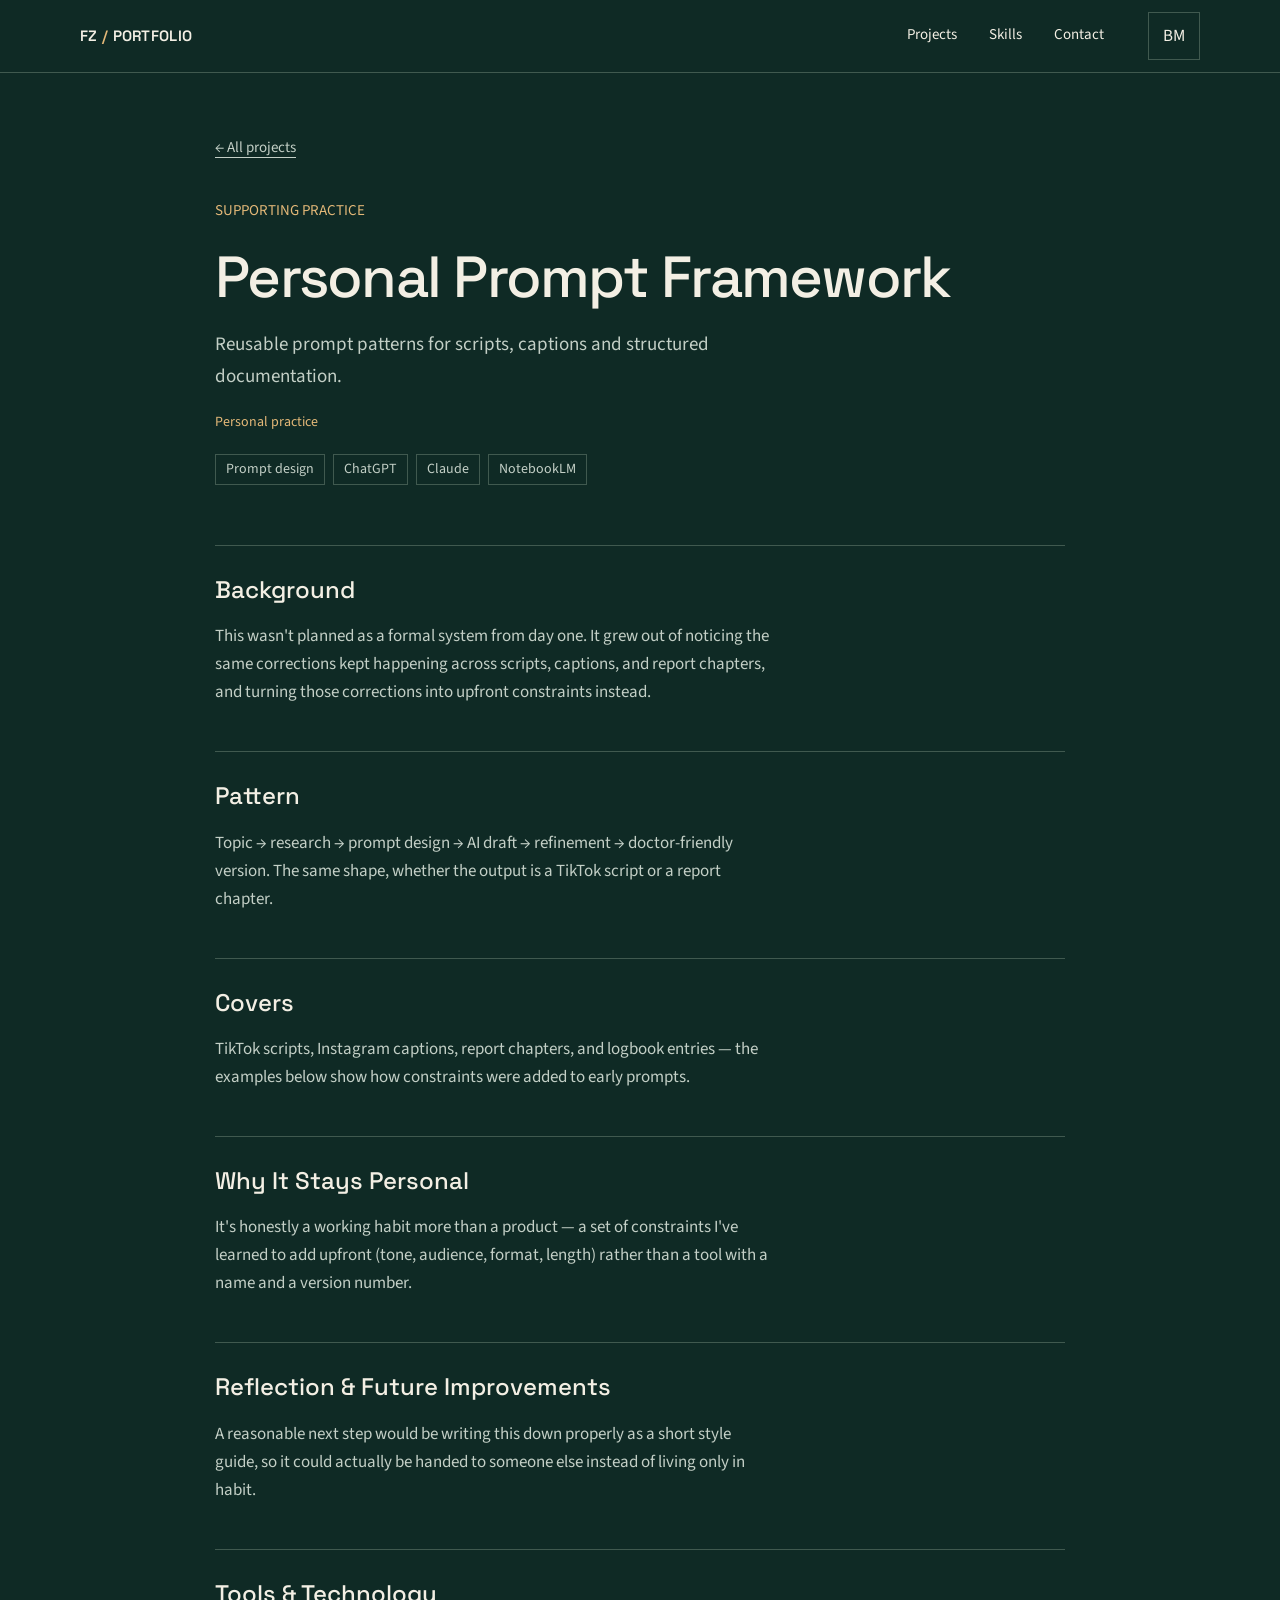
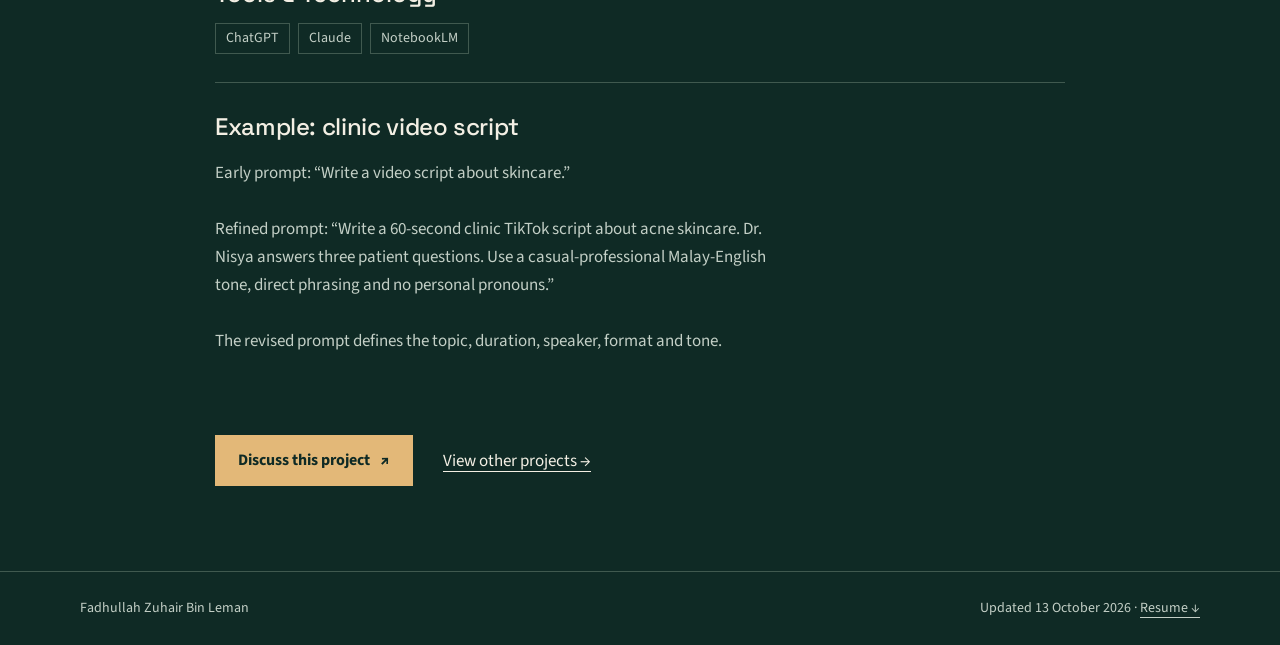
<file: prompt-framework.html>
<!doctype html><html lang="en" id="htmlRoot"><head><meta charset="utf-8"><meta name="viewport" content="width=device-width,initial-scale=1"><meta name="description" content="Reusable prompt patterns for scripts, captions and structured documentation."><meta name="theme-color" content="#102b26"><meta property="og:image" content="https://fadhullahzuhair-ops.github.io/Portfolio/assets/og-image.png"><meta name="twitter:card" content="summary_large_image"><meta property="og:title" content="Personal Prompt Framework — Fadhullah Zuhair"><meta property="og:description" content="Reusable prompt patterns for scripts, captions and structured documentation."><meta property="og:type" content="website"><title>Personal Prompt Framework — Fadhullah Zuhair</title><link rel="icon" href="assets/favicon.svg" type="image/svg+xml"><link rel="stylesheet" href="assets/style.css"><script>try{localStorage.getItem("portfolio-language")==="ms"&&document.documentElement.classList.add("show-bm")}catch(e){}</script><script src="assets/site.js" defer></script></head><body><a class="skip" href="#main">Skip to content</a><header class="nav"><div class="wrap nav-inner"><a class="brand" href="index.html" aria-label="Fadhullah Zuhair home">FZ<span> / </span>PORTFOLIO</a><nav aria-label="Main navigation"><a href="index.html#solutions"><span class="lang-en">Projects</span><span class="lang-bm">Projek</span></a><a href="index.html#skills"><span class="lang-en">Skills</span><span class="lang-bm">Kemahiran</span></a><a href="index.html#contact"><span class="lang-en">Contact</span><span class="lang-bm">Hubungi</span></a></nav><button id="langToggle" aria-label="Switch to Bahasa Malaysia">BM</button></div></header><main id="main"><header class="case-hero wrap narrow"><a class="back" href="index.html#solutions"><span class="lang-en">← All projects</span><span class="lang-bm">← Semua projek</span></a><div class="eyebrow">SUPPORTING PRACTICE</div><h1>Personal Prompt Framework</h1><p class="lead"><span class="lang-en">Reusable prompt patterns for scripts, captions and structured documentation.</span><span class="lang-bm">Corak prompt boleh guna semula untuk skrip, caption dan dokumentasi berstruktur.</span></p><div class="status"><span class="lang-en">Personal practice</span><span class="lang-bm">Amalan peribadi</span></div><div class="tags"><span>Prompt design</span><span>ChatGPT</span><span>Claude</span><span>NotebookLM</span></div></header><div class="wrap narrow case-body">
    <div class="p-block">
      <span class="pb-label"><span class="lang-en">Background</span><span class="lang-bm">Latar Belakang</span></span>
      <p><span class="lang-en">This wasn't planned as a formal system from day one. It grew out of noticing the same corrections kept happening across scripts, captions, and report chapters, and turning those corrections into upfront constraints instead.</span><span class="lang-bm">Ini bukan dirancang sebagai sistem formal sejak awal. Ia terhasil daripada perhatian bahawa pembetulan yang sama sentiasa berlaku merentasi skrip, caption, dan bab laporan, lalu menukar pembetulan tersebut menjadi batasan awal sebaliknya.</span></p>
    </div>

    <div class="p-block">
      <span class="pb-label"><span class="lang-en">Pattern</span><span class="lang-bm">Corak</span></span>
      <p><span class="lang-en">Topic → research → prompt design → AI draft → refinement → doctor-friendly version. The same shape, whether the output is a TikTok script or a report chapter.</span><span class="lang-bm">Topik → penyelidikan → reka bentuk prompt → draf AI → penambahbaikan → versi mesra doktor. Bentuk yang sama, sama ada output itu skrip TikTok atau bab laporan.</span></p>
    </div>

    <div class="p-block">
      <span class="pb-label"><span class="lang-en">Covers</span><span class="lang-bm">Merangkumi</span></span>
      <p><span class="lang-en">TikTok scripts, Instagram captions, report chapters, and logbook entries — the examples below show how constraints were added to early prompts.</span><span class="lang-bm">Skrip TikTok, caption Instagram, bab laporan, dan entri logbook — contoh di bawah menunjukkan penambahan batasan kepada prompt awal.</span></p>
    </div>

    <div class="p-block">
      <span class="pb-label"><span class="lang-en">Why It Stays Personal</span><span class="lang-bm">Sebab Ia Kekal Peribadi</span></span>
      <p><span class="lang-en">It's honestly a working habit more than a product — a set of constraints I've learned to add upfront (tone, audience, format, length) rather than a tool with a name and a version number.</span><span class="lang-bm">Ia sejujurnya lebih kepada tabiat kerja berbanding produk — satu set batasan yang saya belajar tambah di awal (nada, khalayak, format, panjang) berbanding alat yang mempunyai nama dan nombor versi.</span></p>
    </div>

    <div class="p-block">
      <span class="pb-label"><span class="lang-en">Reflection &amp; Future Improvements</span><span class="lang-bm">Refleksi &amp; Penambahbaikan Masa Depan</span></span>
      <p><span class="lang-en">A reasonable next step would be writing this down properly as a short style guide, so it could actually be handed to someone else instead of living only in habit.</span><span class="lang-bm">Langkah seterusnya yang munasabah ialah menulisnya dengan kemas sebagai panduan gaya ringkas, supaya ia benar-benar boleh diserahkan kepada orang lain berbanding hanya wujud dalam tabiat.</span></p>
    </div>

    <div class="p-block">
      <span class="pb-label"><span class="lang-en">Tools &amp; Technology</span><span class="lang-bm">Alatan &amp; Teknologi</span></span>
      <div class="p-tags"><span>ChatGPT</span><span>Claude</span><span>NotebookLM</span></div>
    </div><section class="p-block"><h2><span class="lang-en">Example: clinic video script</span><span class="lang-bm">Contoh: skrip video klinik</span></h2><p><span class="lang-en">Early prompt: “Write a video script about skincare.”<br><br>Refined prompt: “Write a 60-second clinic TikTok script about acne skincare. Dr. Nisya answers three patient questions. Use a casual-professional Malay-English tone, direct phrasing and no personal pronouns.”<br><br>The revised prompt defines the topic, duration, speaker, format and tone.</span><span class="lang-bm">Prompt awal: “Tulis skrip video tentang penjagaan kulit.”<br><br>Prompt ditambah baik: “Tulis skrip TikTok klinik 60 saat tentang penjagaan kulit berjerawat. Dr. Nisya menjawab tiga soalan pesakit. Gunakan nada BM-Inggeris santai profesional, ayat terus dan tiada kata ganti nama diri.”<br><br>Prompt baharu menentukan topik, durasi, pembicara, format dan nada.</span></p></section><div class="case-end"><a class="button" href="index.html#contact"><span class="lang-en">Discuss this project</span><span class="lang-bm">Bincangkan projek ini</span> ↗</a><a href="index.html#solutions"><span class="lang-en">View other projects</span><span class="lang-bm">Lihat projek lain</span> →</a></div></div></main><footer><div class="wrap foot"><span>Fadhullah Zuhair Bin Leman</span><span><span class="lang-en">Updated 13 October 2026</span><span class="lang-bm">Dikemas kini 13 Oktober 2026</span> · <a href="assets/Fadhullah-Zuhair-Resume.pdf" download>Resume ↓</a></span></div></footer></body></html>
</file>
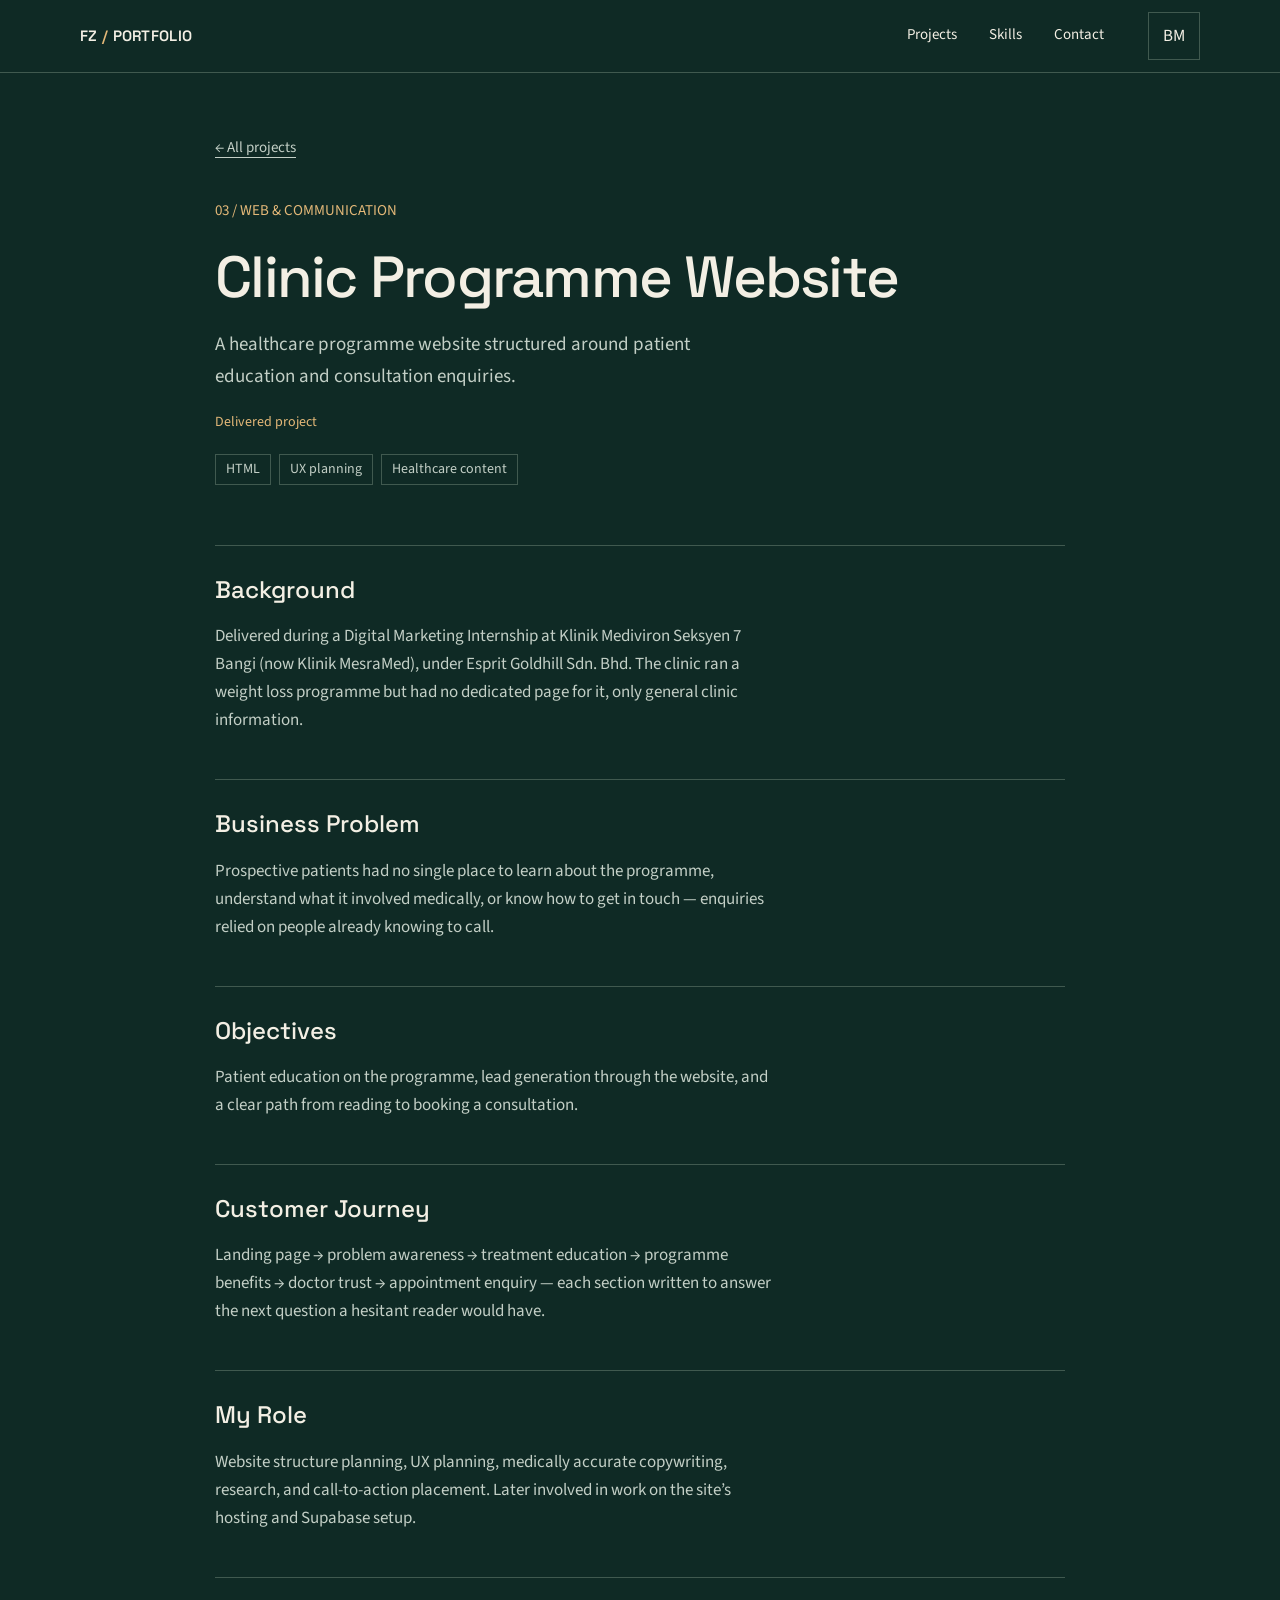
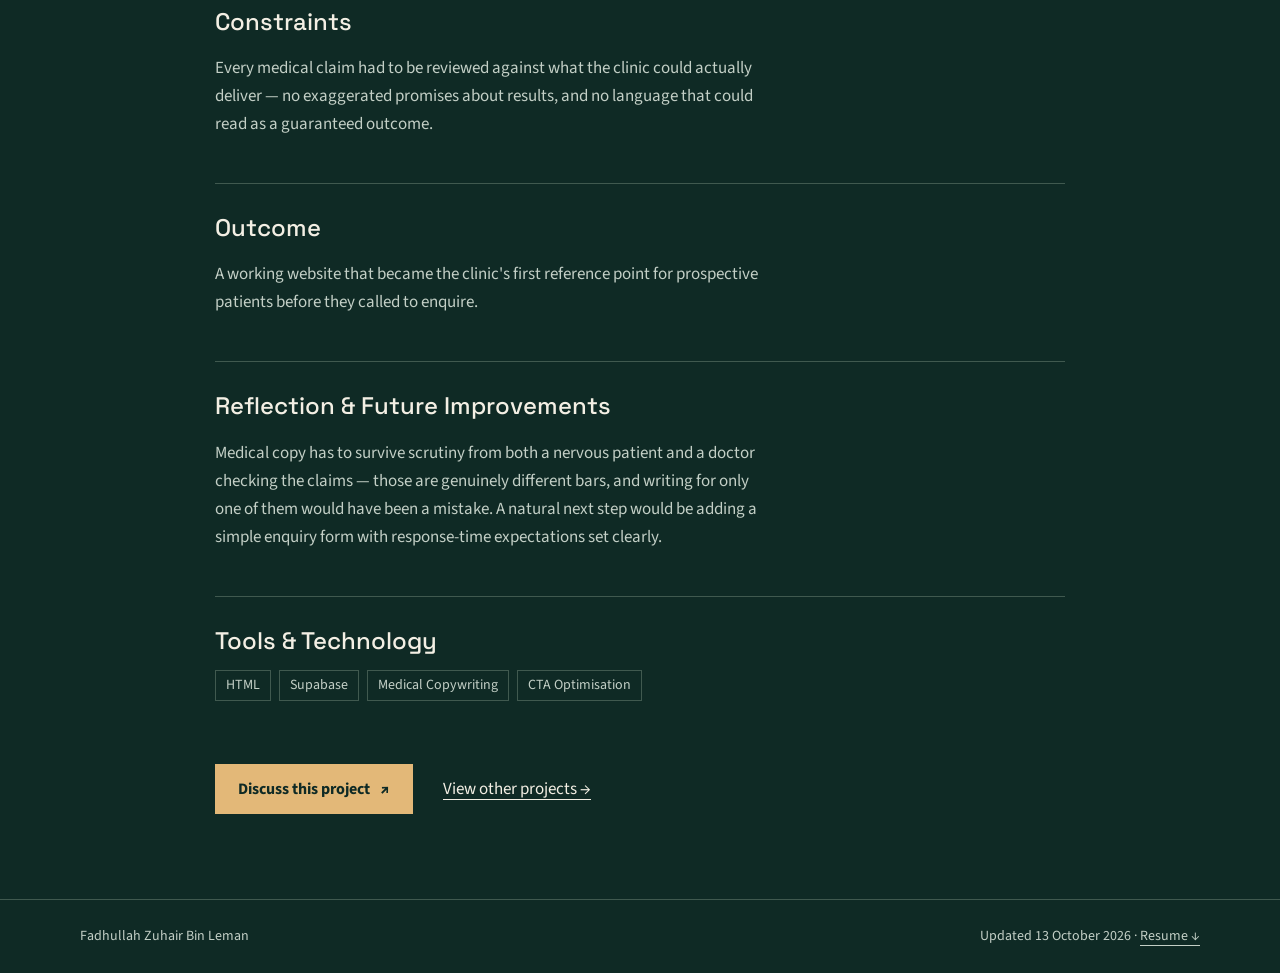
<file: weight-loss-website.html>
<!doctype html><html lang="en" id="htmlRoot"><head><meta charset="utf-8"><meta name="viewport" content="width=device-width,initial-scale=1"><meta name="description" content="A healthcare programme website structured around patient education and consultation enquiries."><meta name="theme-color" content="#102b26"><meta property="og:image" content="https://fadhullahzuhair-ops.github.io/Portfolio/assets/og-image.png"><meta name="twitter:card" content="summary_large_image"><meta property="og:title" content="Clinic Programme Website — Fadhullah Zuhair"><meta property="og:description" content="A healthcare programme website structured around patient education and consultation enquiries."><meta property="og:type" content="website"><title>Clinic Programme Website — Fadhullah Zuhair</title><link rel="icon" href="assets/favicon.svg" type="image/svg+xml"><link rel="stylesheet" href="assets/style.css"><script>try{localStorage.getItem("portfolio-language")==="ms"&&document.documentElement.classList.add("show-bm")}catch(e){}</script><script src="assets/site.js" defer></script></head><body><a class="skip" href="#main">Skip to content</a><header class="nav"><div class="wrap nav-inner"><a class="brand" href="index.html" aria-label="Fadhullah Zuhair home">FZ<span> / </span>PORTFOLIO</a><nav aria-label="Main navigation"><a href="index.html#solutions"><span class="lang-en">Projects</span><span class="lang-bm">Projek</span></a><a href="index.html#skills"><span class="lang-en">Skills</span><span class="lang-bm">Kemahiran</span></a><a href="index.html#contact"><span class="lang-en">Contact</span><span class="lang-bm">Hubungi</span></a></nav><button id="langToggle" aria-label="Switch to Bahasa Malaysia">BM</button></div></header><main id="main"><header class="case-hero wrap narrow"><a class="back" href="index.html#solutions"><span class="lang-en">← All projects</span><span class="lang-bm">← Semua projek</span></a><div class="eyebrow">03 / WEB &amp; COMMUNICATION</div><h1>Clinic Programme Website</h1><p class="lead"><span class="lang-en">A healthcare programme website structured around patient education and consultation enquiries.</span><span class="lang-bm">Laman web program kesihatan yang disusun untuk pendidikan pesakit dan pertanyaan konsultasi.</span></p><div class="status"><span class="lang-en">Delivered project</span><span class="lang-bm">Projek disiapkan</span></div><div class="tags"><span>HTML</span><span>UX planning</span><span>Healthcare content</span></div></header><div class="wrap narrow case-body">
    <div class="p-block">
      <span class="pb-label"><span class="lang-en">Background</span><span class="lang-bm">Latar Belakang</span></span>
      <p><span class="lang-en">Delivered during a Digital Marketing Internship at Klinik Mediviron Seksyen 7 Bangi (now Klinik MesraMed), under Esprit Goldhill Sdn. Bhd. The clinic ran a weight loss programme but had no dedicated page for it, only general clinic information.</span><span class="lang-bm">Dihantar sepanjang Digital Marketing Internship di Klinik Mediviron Seksyen 7 Bangi (kini Klinik MesraMed), di bawah Esprit Goldhill Sdn. Bhd. Klinik menjalankan program penurunan berat badan tetapi tiada halaman khusus untuknya, hanya maklumat am klinik.</span></p>
    </div>

    <div class="p-block">
      <span class="pb-label"><span class="lang-en">Business Problem</span><span class="lang-bm">Masalah Perniagaan</span></span>
      <p><span class="lang-en">Prospective patients had no single place to learn about the programme, understand what it involved medically, or know how to get in touch — enquiries relied on people already knowing to call.</span><span class="lang-bm">Bakal pesakit tiada satu tempat untuk mengetahui tentang program itu, memahami apa yang terlibat secara perubatan, atau tahu cara menghubungi — pertanyaan bergantung kepada orang yang sudah tahu untuk menelefon terus.</span></p>
    </div>

    <div class="p-block">
      <span class="pb-label"><span class="lang-en">Objectives</span><span class="lang-bm">Objektif</span></span>
      <p><span class="lang-en">Patient education on the programme, lead generation through the website, and a clear path from reading to booking a consultation.</span><span class="lang-bm">Pendidikan pesakit tentang program tersebut, penjanaan lead melalui laman web, dan laluan yang jelas daripada membaca kepada menempah konsultasi.</span></p>
    </div>

    <div class="p-block">
      <span class="pb-label"><span class="lang-en">Customer Journey</span><span class="lang-bm">Perjalanan Pelanggan</span></span>
      <p><span class="lang-en">Landing page → problem awareness → treatment education → programme benefits → doctor trust → appointment enquiry — each section written to answer the next question a hesitant reader would have.</span><span class="lang-bm">Landing page → kesedaran masalah → pendidikan rawatan → faedah program → kepercayaan doktor → pertanyaan janji temu — setiap bahagian ditulis untuk menjawab soalan seterusnya yang bakal ditanya oleh pembaca yang teragak-agak.</span></p>
    </div>

    <div class="p-block">
      <span class="pb-label"><span class="lang-en">My Role</span><span class="lang-bm">Peranan Saya</span></span>
      <p><span class="lang-en">Website structure planning, UX planning, medically accurate copywriting, research, and call-to-action placement. Later involved in work on the site’s hosting and Supabase setup.</span><span class="lang-bm">Perancangan struktur laman web, perancangan UX, copywriting yang tepat dari segi perubatan, penyelidikan, dan penempatan call-to-action. Kemudian terlibat dalam kerja hosting laman web dan setup Supabase.</span></p>
    </div>

    <div class="p-block">
      <span class="pb-label"><span class="lang-en">Constraints</span><span class="lang-bm">Batasan</span></span>
      <p><span class="lang-en">Every medical claim had to be reviewed against what the clinic could actually deliver — no exaggerated promises about results, and no language that could read as a guaranteed outcome.</span><span class="lang-bm">Setiap dakwaan perubatan perlu disemak semula berdasarkan apa yang klinik benar-benar mampu sediakan — tiada janji berlebihan tentang hasil, dan tiada bahasa yang boleh dibaca sebagai hasil yang dijamin.</span></p>
    </div>

    <div class="p-block">
      <span class="pb-label"><span class="lang-en">Outcome</span><span class="lang-bm">Hasil</span></span>
      <p><span class="lang-en">A working website that became the clinic's first reference point for prospective patients before they called to enquire.</span><span class="lang-bm">Laman web berfungsi yang menjadi rujukan pertama bakal pesakit sebelum mereka menelefon untuk bertanya.</span></p>
    </div>

    <div class="p-block">
      <span class="pb-label"><span class="lang-en">Reflection &amp; Future Improvements</span><span class="lang-bm">Refleksi &amp; Penambahbaikan Masa Depan</span></span>
      <p><span class="lang-en">Medical copy has to survive scrutiny from both a nervous patient and a doctor checking the claims — those are genuinely different bars, and writing for only one of them would have been a mistake. A natural next step would be adding a simple enquiry form with response-time expectations set clearly.</span><span class="lang-bm">Copy perubatan perlu tahan diteliti oleh pesakit yang gementar dan doktor yang menyemak dakwaan — dua piawaian yang sama sekali berbeza, dan menulis untuk satu sahaja adalah satu kesilapan. Langkah seterusnya yang wajar ialah menambah borang pertanyaan mudah dengan jangkaan masa respons yang jelas.</span></p>
    </div>

    <div class="p-block">
      <span class="pb-label"><span class="lang-en">Tools &amp; Technology</span><span class="lang-bm">Alatan &amp; Teknologi</span></span>
      <div class="p-tags"><span>HTML</span><span>Supabase</span><span>Medical Copywriting</span><span>CTA Optimisation</span></div>
    </div><div class="case-end"><a class="button" href="index.html#contact"><span class="lang-en">Discuss this project</span><span class="lang-bm">Bincangkan projek ini</span> ↗</a><a href="index.html#solutions"><span class="lang-en">View other projects</span><span class="lang-bm">Lihat projek lain</span> →</a></div></div></main><footer><div class="wrap foot"><span>Fadhullah Zuhair Bin Leman</span><span><span class="lang-en">Updated 13 October 2026</span><span class="lang-bm">Dikemas kini 13 Oktober 2026</span> · <a href="assets/Fadhullah-Zuhair-Resume.pdf" download>Resume ↓</a></span></div></footer></body></html>
</file>
<file: assets/style.css>
@import url('https://fonts.googleapis.com/css2?family=Space+Grotesk:wght@400;500;600;700&family=Source+Sans+3:wght@400;600;700&display=swap');
:root{--bg:#0f2a25;--panel:#16372f;--cream:#f3efe4;--muted:#c3cfc6;--gold:#e3b878;--line:#40594f;--soft:#3d5249;--gold-ink:#7a5014;--head:'Space Grotesk','Segoe UI',system-ui,sans-serif;--serif:var(--head);--sans:'Source Sans 3','Segoe UI',system-ui,sans-serif}
*{box-sizing:border-box}html{scroll-behavior:smooth;scroll-padding-top:96px}body{margin:0;background:var(--bg);color:var(--cream);font:17px/1.65 var(--sans)}
a{color:inherit;text-underline-offset:5px}button{font:inherit}a,button{-webkit-tap-highlight-color:transparent;touch-action:manipulation}a:hover{color:var(--gold)}:focus-visible{outline:3px solid var(--gold);outline-offset:4px}
.wrap{width:min(1120px,calc(100% - 64px));margin:auto}.narrow{max-width:850px}.lang-bm{display:none}html.show-bm .lang-en{display:none}html.show-bm .lang-bm{display:inline}
.skip{position:absolute;left:16px;top:-100px;z-index:1000;background:var(--cream);color:var(--bg);padding:12px}.skip:focus{top:12px}
.nav{position:sticky;top:0;background:var(--bg);border-bottom:1px solid var(--line);z-index:20}.nav-inner{display:flex;align-items:center;gap:32px;min-height:72px}
.brand{font:600 15px/1.2 var(--head);letter-spacing:.02em;text-decoration:none;white-space:nowrap;padding:12px 0}.brand span{color:var(--gold)}
nav{display:flex;gap:8px;margin-left:auto}nav a{font-size:15px;text-decoration:none;padding:11px 12px;min-height:44px;display:inline-flex;align-items:center;border-bottom:2px solid transparent}nav a[aria-current=true]{color:var(--gold);border-color:var(--gold)}
#langToggle{background:transparent;border:1px solid var(--line);color:var(--cream);padding:9px 14px;cursor:pointer;min-height:44px;min-width:48px}#langToggle:hover{border-color:var(--gold)}
.hero{display:grid;grid-template-columns:1.2fr 1fr;gap:64px;padding-top:72px;padding-bottom:64px;align-items:center}
.eyebrow{color:var(--gold);font-size:15px;margin-bottom:20px}
h1,h2,h3{font-family:var(--head);font-weight:500;line-height:1.15;margin:0;letter-spacing:-.015em}h1{font-size:clamp(40px,5.2vw,66px);letter-spacing:-.03em}.hero h1 em{font-style:normal;color:inherit}
.name{font-size:18px;margin:24px 0 8px}.lead{font-size:19px;color:var(--muted);max-width:60ch}.hero p{margin-top:18px}
.actions{display:flex;gap:12px;flex-wrap:wrap;margin:28px 0}.button{display:inline-flex;align-items:center;justify-content:center;gap:10px;min-height:48px;padding:11px 22px;background:var(--gold);color:var(--bg);border:1px solid var(--gold);text-decoration:none;font-size:16px;font-weight:700;cursor:pointer;transition:background .2s,border-color .2s}.button:hover{background:var(--cream);color:var(--bg)}.button.secondary{background:transparent;color:var(--cream);border-color:var(--line)}.button.secondary:hover{border-color:var(--gold);color:var(--cream)}
.small{font-size:14px;color:var(--muted)}
.system{border:1px solid var(--line);background:var(--panel);padding:28px}.system-head{display:flex;justify-content:space-between;gap:12px;font-size:14px;color:var(--gold)}.system h2{font-size:28px;margin:18px 0 10px}.system p{font-size:15px;color:var(--muted)}.system-stack{margin:24px 0}
.node{padding:12px 16px;border:1px solid var(--line);display:flex;align-items:center;justify-content:space-between;gap:12px;background:var(--bg);font-size:15px;font-weight:600}.node small{color:var(--muted);font-size:13px;font-weight:400}.connector{text-align:center;color:var(--gold);line-height:24px}.branches{display:grid;grid-template-columns:1fr 1fr;gap:12px}.branches .node{display:block;font-size:14px}.branches small{display:block}
@keyframes lit{0%{border-color:var(--line);background:var(--bg)}30%{border-color:var(--gold);background:#1f463a}100%{border-color:var(--line);background:var(--bg)}}
.system-stack>.node,.branches .node{animation:lit 1.4s ease-out both}.system-stack>.node:nth-child(1){animation-delay:.3s}.system-stack>.node:nth-child(3){animation-delay:.9s}.system-stack>.node:nth-child(5){animation-delay:1.5s}.branches .node:nth-child(1){animation-delay:2.1s}.branches .node:nth-child(2){animation-delay:2.4s}
.glance{display:grid;grid-template-columns:repeat(4,1fr);gap:0 32px;margin:0 auto;padding:0;border-top:1px solid var(--line)}.glance div{padding:22px 0}.glance dt{font-size:14px;color:var(--gold)}.glance dd{margin:4px 0 0;font-size:16px;line-height:1.5}
.section{padding:72px 0;border-top:1px solid var(--line)}.section-title{display:flex;align-items:baseline;justify-content:space-between;gap:24px;margin-bottom:32px}.section-title h2{font-size:40px}.section-title p{font-size:16px;color:var(--muted);max-width:40ch}
.project{border:1px solid var(--line);padding:32px;margin-bottom:18px;background:var(--panel)}.project.featured{border-color:var(--gold)}.project-no{display:none}.project-top{display:flex;align-items:center;justify-content:space-between;gap:20px}.project h3{font-size:28px}
.status{font-size:14px;color:var(--gold);margin:14px 0}.project p{color:var(--muted);max-width:68ch}
.tags{display:flex;gap:8px;flex-wrap:wrap;margin:20px 0}.tags>span,.p-tags>span{border:1px solid var(--line);padding:3px 10px;color:var(--muted);font-size:14px}
.text-link{display:inline-block;color:var(--gold);font-size:16px;text-decoration:none;padding:12px 0}.text-link:hover{text-decoration:underline}
.support-grid{display:grid;grid-template-columns:repeat(3,1fr);gap:16px;margin-top:30px}.support-grid a{display:block;padding:20px;border:1px solid var(--line);text-decoration:none;font-size:16px;font-weight:600;transition:border-color .2s}.support-grid a:hover{border-color:var(--gold)}.support-grid small{display:block;color:var(--muted);margin-top:6px;font-weight:400;font-size:14px}
.light{background:var(--cream);color:var(--bg)}.light .section-title p,.skill p{color:var(--soft)}.light a{color:var(--gold-ink)}.light a:hover{color:var(--bg)}
.skills-grid{display:grid;grid-template-columns:1fr 1fr;gap:0 48px}.skill{border-top:1px solid #c7cbbb;padding:24px 0}.skill h3{font-size:24px}.skill p{font-size:17px}.skill a{font-size:15px;display:inline-block;padding:8px 0}
.experience{display:grid;grid-template-columns:1fr 1.2fr;gap:70px}.experience h2{font-size:38px}.experience p{color:var(--muted)}.entry{border-top:1px solid var(--line);padding:24px 0}.entry h3{font-size:24px}.entry .date{font-size:14px;color:var(--gold)}.entry p{font-size:17px}
.contact-box{display:flex;justify-content:space-between;gap:40px;align-items:start}.contact-box h2{font-size:44px;max-width:15ch}.contact-box p{max-width:60ch;color:var(--muted)}.contact-links{display:flex;gap:8px 20px;flex-wrap:wrap;font-size:16px}.contact-links a{padding:10px 0}
.foot{display:flex;justify-content:space-between;gap:20px;padding-top:25px;padding-bottom:25px;font-size:14px;color:var(--muted)}footer{border-top:1px solid var(--line)}
.case-hero{padding-top:55px;padding-bottom:40px}.back{font-size:15px;color:var(--muted);display:inline-block;margin-bottom:30px;padding:8px 0}.case-hero h1{font-size:clamp(38px,5.6vw,58px)}.case-body{padding-bottom:50px}
.p-block{border-top:1px solid var(--line);padding:28px 0}.p-block h2,.pb-label{font:500 24px/1.3 var(--head);display:block;margin:0 0 14px}.p-block p,.p-block ul{color:var(--muted);max-width:70ch}.p-tags{display:flex;flex-wrap:wrap;gap:8px}
.case-end{display:flex;align-items:center;gap:30px;padding:35px 0}.note{border-left:3px solid var(--gold);padding:15px 20px;background:var(--panel);color:var(--muted);font-size:15px}
.flow-explorer{margin-top:24px}.flow-tabs{display:flex;flex-wrap:wrap;gap:8px}.flow-tabs button{cursor:pointer;background:transparent;border:1px solid var(--line);color:var(--cream);padding:10px 16px;min-height:44px}.flow-tabs button:hover{border-color:var(--gold)}.flow-tabs button[aria-pressed=true]{background:var(--gold);color:var(--bg);border-color:var(--gold)}
.flow-detail{border:1px solid var(--line);padding:20px;margin-top:14px;min-height:120px}.flow-detail h3{font-size:22px}.flow-detail p{margin-bottom:0}.case-body code{font-size:15px;color:var(--gold);overflow-wrap:anywhere}
.flow-detail ol{margin:12px 0 0;padding-left:22px;color:var(--muted)}.flow-detail li{margin:8px 0;max-width:62ch}.flow-explorer .small{margin-top:14px}.check-grid{display:grid;grid-template-columns:1fr 1fr;gap:16px}.check-grid>div{border:1px solid var(--line);padding:20px}.check-grid h3{font-size:21px}.check-grid p{font-size:16px}.project p,.lead,.contact-links{overflow-wrap:anywhere}
.bubble{max-width:82%;width:fit-content;padding:10px 14px;margin:10px 0;font-size:16px;border:1px solid var(--line);color:var(--cream)}.bubble.me{margin-left:auto;background:var(--bg)}.bubble.bot{background:var(--panel);border-color:var(--gold)}.handoff{font-size:14px;color:var(--gold);margin-top:6px}.flow-explorer .small{margin:0 0 12px}
figure{margin:0 0 28px}figure img{display:block;width:100%;height:auto;border:1px solid var(--line);background:#fff}figcaption{font-size:15px;color:var(--muted);margin-top:10px}.stats{grid-template-columns:repeat(3,1fr);margin-top:20px}.stats b{display:block;font:500 36px/1.1 var(--head);color:var(--gold);margin-bottom:6px}.stats p{margin:0}
.lanes{display:grid;grid-template-columns:repeat(3,1fr);gap:16px;margin:20px 0 28px}.lanes>div{border:1px solid var(--line);padding:18px}.lanes h3{font-size:19px;margin-bottom:10px}.lanes ol{margin:0;padding-left:22px;color:var(--muted);font-size:16px}.lanes li{margin:6px 0}
@media(max-width:800px){.lanes{grid-template-columns:1fr}.hero{grid-template-columns:1fr;gap:32px;padding-top:44px}.hero h1{max-width:14ch}.system{max-width:580px}.section-title{display:block}.experience{grid-template-columns:1fr;gap:24px}.support-grid{grid-template-columns:1fr}.contact-box{display:block}.contact-box h2{max-width:none}.contact-box .button{margin-top:16px}.project{padding:24px}.project-top{display:block}.section{padding:52px 0}.section-title h2{font-size:34px}.foot{flex-direction:column;gap:8px}.glance{grid-template-columns:1fr 1fr}}
@media(max-width:520px){.wrap{width:calc(100% - 36px)}.nav-inner{flex-wrap:wrap;gap:0 12px;padding:6px 0}nav{order:3;width:100%;margin:0;justify-content:space-between;gap:0}#langToggle{margin-left:auto}.hero{padding-top:32px}h1{font-size:40px}.skills-grid,.check-grid,.glance,.stats{grid-template-columns:1fr}.glance div{padding:14px 0;border-bottom:1px solid var(--line)}.system{padding:20px}.node{flex-wrap:wrap}.branches{gap:8px}.case-end{flex-wrap:wrap}.case-hero{padding-top:28px}.contact-box h2{font-size:36px}.actions .button{flex:1;padding:10px 14px}}
@media(prefers-reduced-motion:reduce){html{scroll-behavior:auto}*{transition:none!important;animation:none!important}}
@media print{.nav,.actions,.flow-tabs,.skip{display:none}body{background:#fff;color:#000}.section,.case-hero{padding:20px 0}.hero{display:block}.system{display:none}.project,.note,.check-grid>div{background:#fff;color:#000;break-inside:avoid}p,.lead,.tags>span,.glance dd{color:#333!important}.wrap{width:100%}a{color:#000}.light{background:#fff}}
</file>
